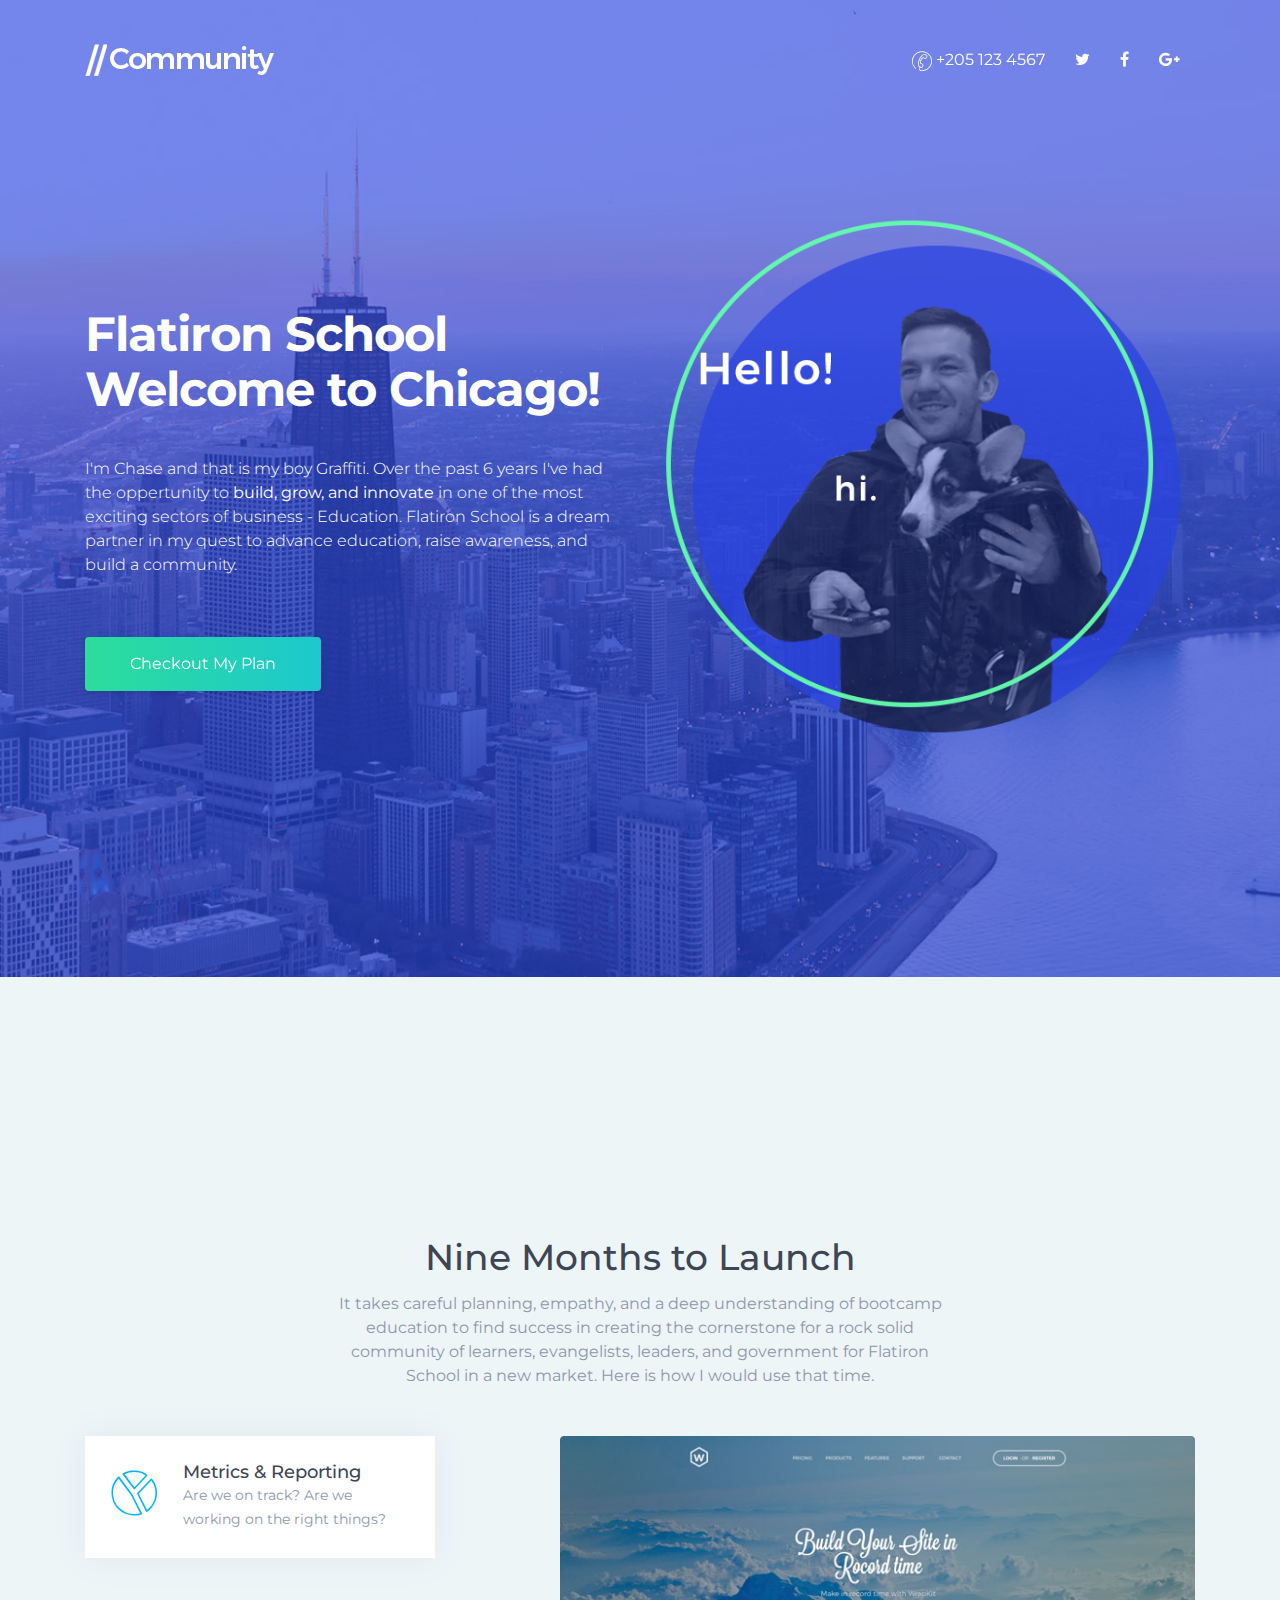
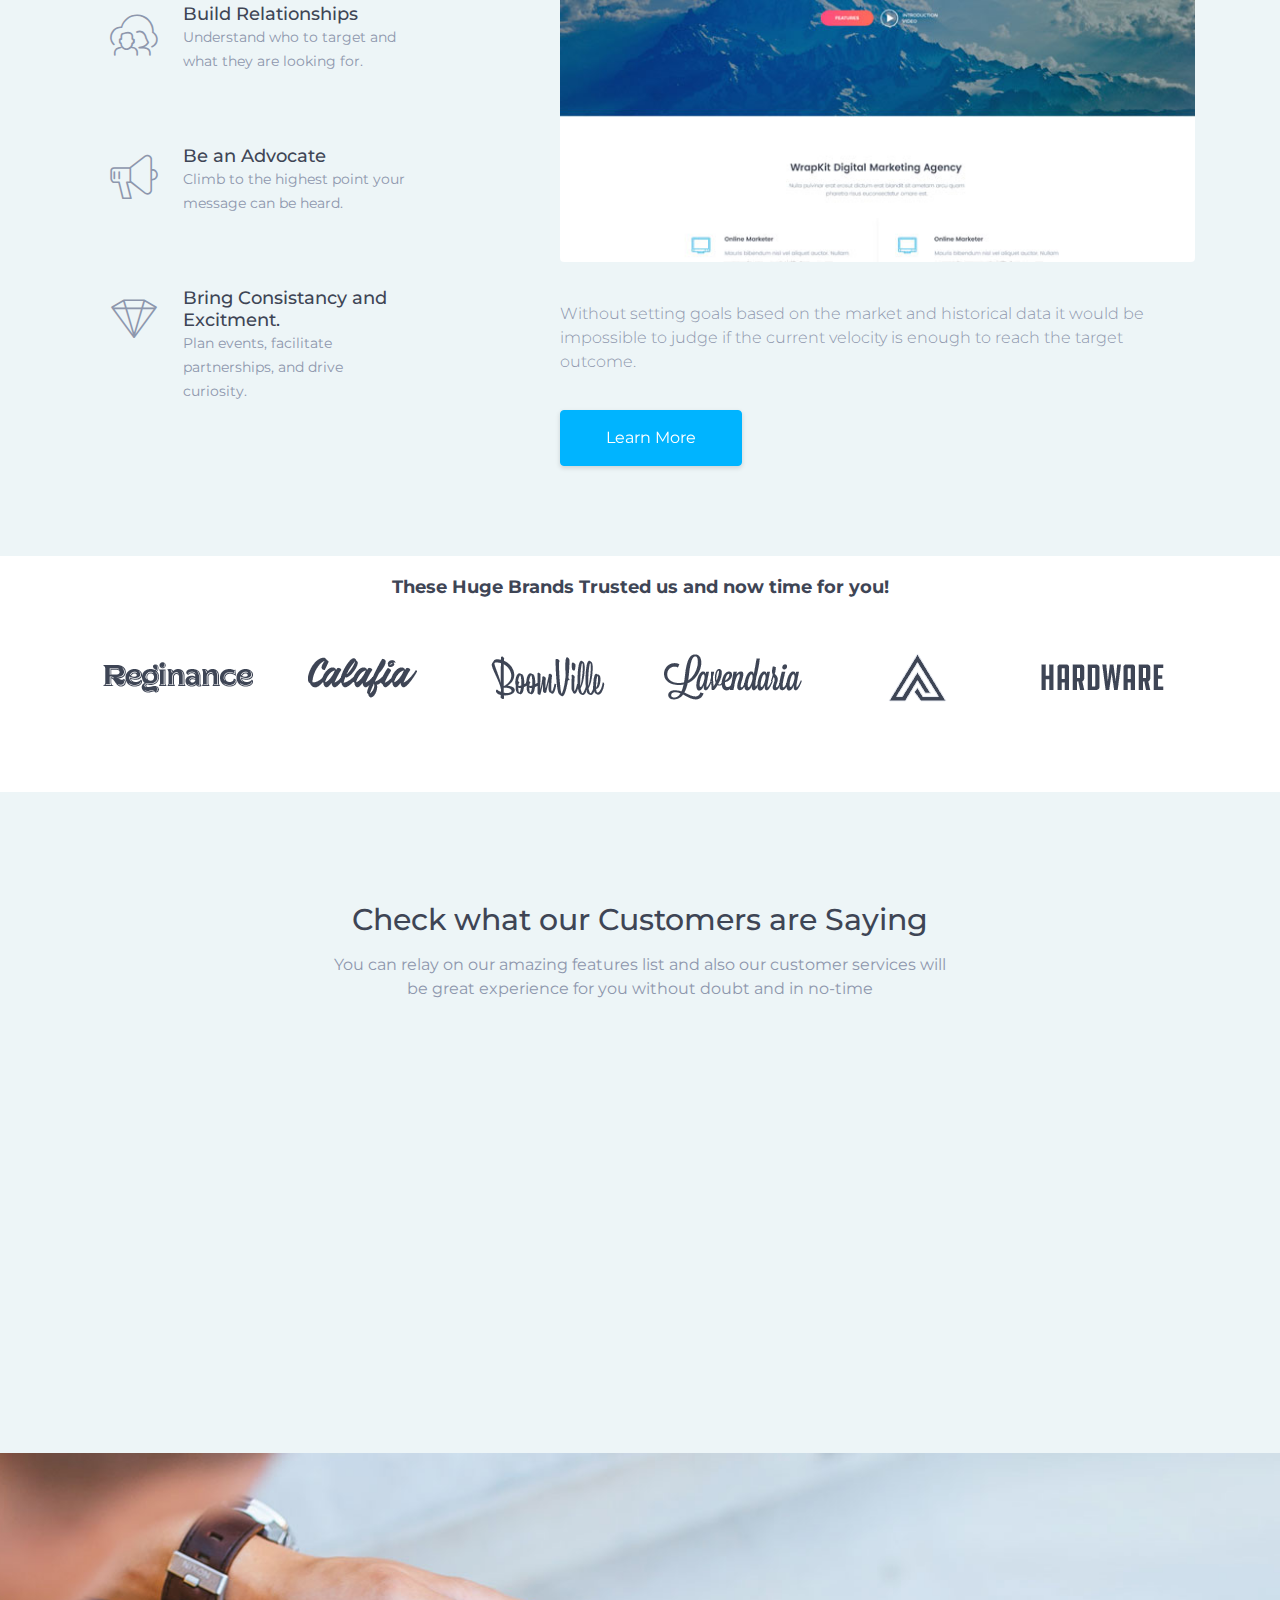
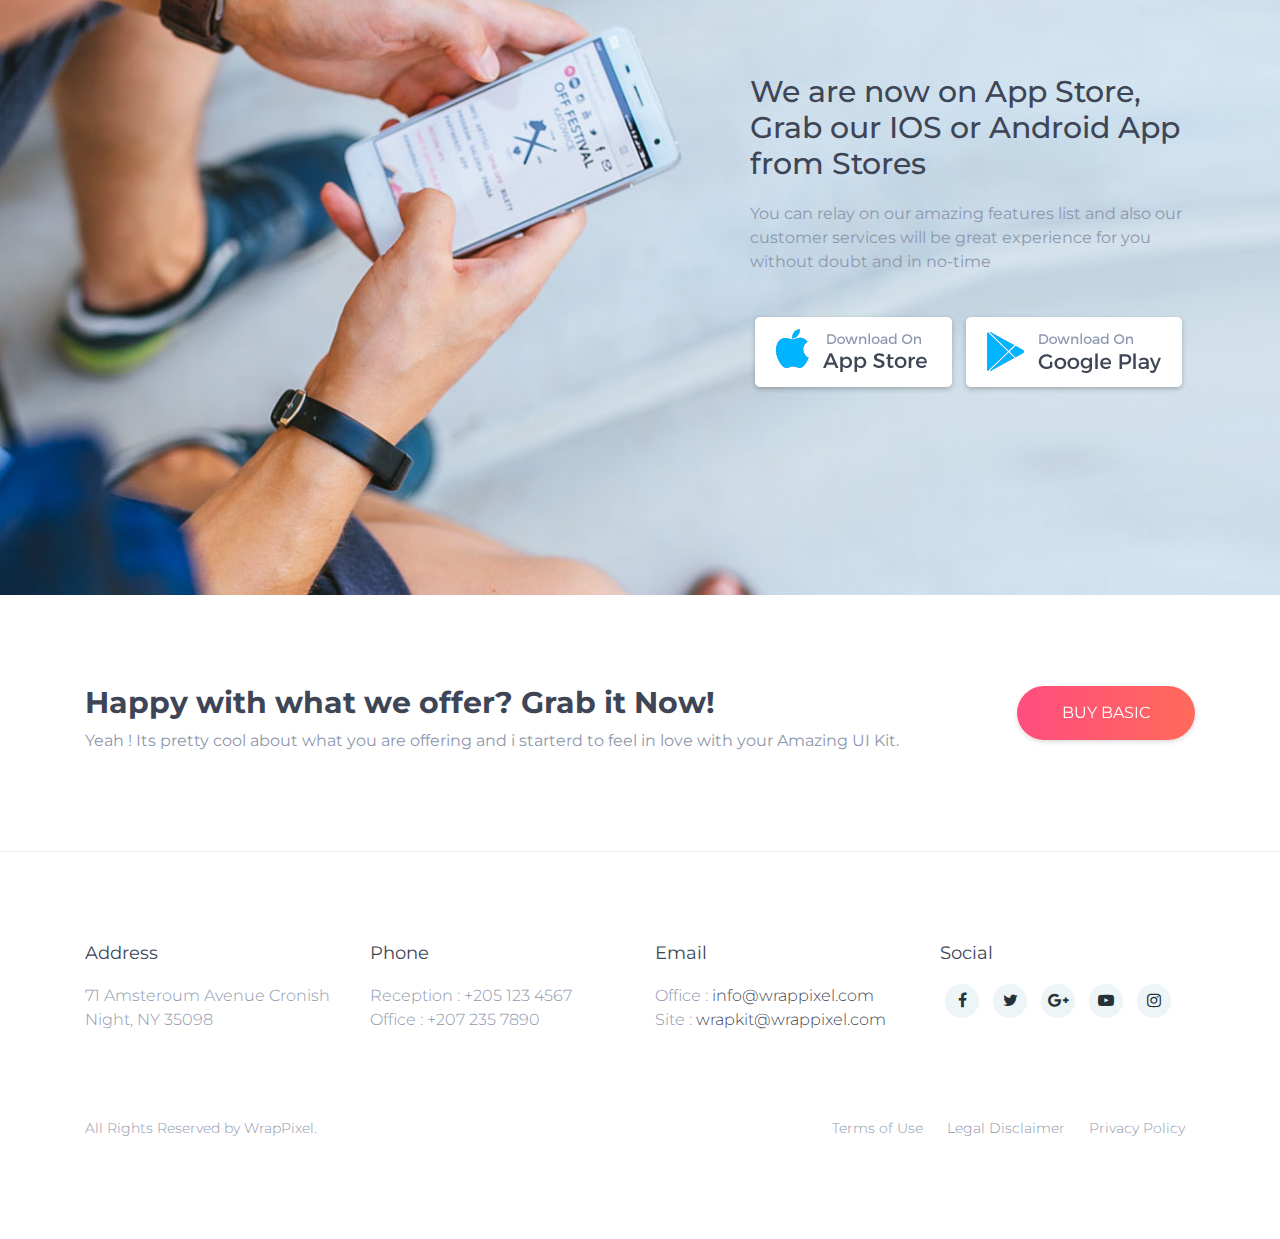
<file: index.html>
<!DOCTYPE html>
<html lang="en">

<head>
    <meta charset="utf-8">
    <meta http-equiv="X-UA-Compatible" content="IE=edge">
    <!-- Tell the browser to be responsive to screen width -->
    <meta name="viewport" content="width=device-width, initial-scale=1">
    <meta name="description" content="">
    <meta name="author" content="">
    <!-- Favicon icon -->
    <link rel="icon" type="image/png" sizes="16x16" href="images/favicon.png">
    <title>Flatiron School - Chicago</title>
    <!-- Bootstrap Core CSS -->
    <link href="assets/node_modules/bootstrap/css/bootstrap.min.css" rel="stylesheet">
    <!-- This is for the animation CSS -->
    <link href="../assets/node_modules/aos/dist/aos.css" rel="stylesheet">
    <link href="../assets/node_modules/owl.carousel/dist/assets/owl.theme.green.css" rel="stylesheet">
    <!-- This css we made it from our predefine componenet 
    we just copy that css and paste here you can also do that -->
    <link href="css/demo.css" rel="stylesheet">
    <!-- Common style CSS -->
    <link href="css/style.css" rel="stylesheet">
    <link href="css/yourstyle.css" rel="stylesheet">
    <!-- HTML5 Shim and Respond.js IE8 support of HTML5 elements and media queries -->
    <!-- WARNING: Respond.js doesn't work if you view the page via file:// -->
    <!--[if lt IE 9]>
    <script src="https://oss.maxcdn.com/libs/html5shiv/3.7.0/html5shiv.js"></script>
    <script src="https://oss.maxcdn.com/libs/respond.js/1.4.2/respond.min.js"></script>
<![endif]-->
</head>

<body class="">
    <!-- ============================================================== -->
    <!-- Preloader - style you can find in spinners.css -->
    <!-- ============================================================== -->
    <div class="preloader">
        <div class="loader">
            <div class="loader__figure"></div>
            <p class="loader__label text-center">Flatiron School <br> Chicago</p>
        </div>
    </div>
    <!-- ============================================================== -->
    <!-- Main wrapper - style you can find in pages.scss -->
    <!-- ============================================================== -->
    <div id="main-wrapper">
        <!-- ============================================================== -->
        <!-- Top header  -->
        <!-- ============================================================== -->
        <div class="topbar">
            <div class="header2">
                <div class="container po-relative">
                    <!-- Header 1 code -->
                    <nav class="navbar navbar-expand-md h2-nav">
                        <a class="navbar-brand" href="#"><img src="images/logo.png" alt="wrapkit" /></a>
                        <button class="navbar-toggler text-white" type="button" data-toggle="collapse" data-target="#header2" aria-controls="header2" aria-expanded="false" aria-label="Toggle navigation">
                            <span class="ti-menu"></span>
                        </button>
                        <div class="collapse navbar-collapse hover-dropdown" id="header2">
                            <ul class="navbar-nav ml-auto">
                                <li class="nav-item"><a class="nav-link" href="#"><i class="icon-Phone-2 vm font-20"></i> +205 123 4567</a></li>
                                <li class="nav-item"><a class="nav-link" href="#"><i class="fa fa-twitter"></i></a></li>
                                <li class="nav-item"><a class="nav-link" href="#"><i class="fa fa-facebook"></i></a></li>
                                <li class="nav-item"><a class="nav-link" href="#"><i class="fa fa-google-plus"></i></a></li>
                            </ul>
                        </div>
                    </nav>
                    <!-- End Header 1 code -->
                </div>
            </div>
        </div>
        <!-- ============================================================== -->
        <!-- Top header  -->
        <!-- ============================================================== -->
        <!-- ============================================================== -->
        <!-- Page wrapper  -->
        <!-- ============================================================== -->
        <div class="page-wrapper">
            <!-- ============================================================== -->
            <!-- Container fluid  -->
            <!-- ============================================================== -->
            <div class="container-fluid">
                <!-- ============================================================== -->
                <!-- Banner -->
                <!-- ============================================================== -->
                <section>
                    <div id="banner1" class="banner spacer bg-info" style="background-image:url(images/bannerbg.jpg)">
                        <div class="container">
                            <div class="row">
                                <div class="col-md-8 col-lg-6 align-self-center" data-aos="fade-right" data-aos-duration="1500">
                                    <h2 class="title font-bold text-white">Flatiron School <br> Welcome to Chicago!</h2>
                                    <p class="m-t-40 m-b-30 text-white op-9">I'm Chase and that is my boy Graffiti. Over the past 6 years I've had the oppertunity to <b>build, grow, and innovate</b> in one of the most exciting sectors of business - Education. Flatiron School is a dream partner in my quest to advance education, raise awareness, and build a community.</p>
                                    <p class="m-t-40 m-b-30 text-white op-9"></p>
                                    <div class="m-t-40">
                                        <a class="btn btn-success-gradiant btn-md btn-arrow m-t-20" data-toggle="collapse" href=""><span>Checkout My Plan <i class="ti-arrow-right"></i></span></a>
                                    </div>
                                </div>
                                <div class="col-md-4 col-lg-6 align-self-center ml-auto" data-aos="fade-left" data-aos-duration="1500">
                                    <img src="images/banner-img.png" alt="Chase and Graffiti" class="img-fluid" />
                                </div>
                            </div>
                        </div>
                    </div>
                </section>
                <!-- ============================================================== -->
                <!-- End Banner -->
                <!-- ============================================================== -->
                <!-- ============================================================== -->
                <!-- Services 1  -->
                <!-- ============================================================== -->
                <div class="bg-light feature11">
                    <div class="container">
                        <!-- Row  -->
                        <div class="row">
                            <!-- Column -->
                            <div class="col-md-4 wrap-feature11-box">
                                <div class="card card-shadow" data-aos="fade-right" data-aos-duration="1200">
                                    <div class="card-body">
                                        <div class="icon-space">
                                            <div class="icon-round  bg-purple"><i class="icon-Handshake"></i></div>
                                        </div>
                                        <h5 class="font-medium">Shake Hands</h5>
                                        <p class="m-t-20">Face time is a crucial component to finding success in new markets. Be seen. Be heard.</p>
                                    </div>
                                </div>
                            </div>
                            <!-- Column -->
                            <div class="col-md-4 wrap-feature11-box">
                                <div class="card card-shadow" data-aos="fade-up" data-aos-duration="1200">
                                    <div class="card-body">
                                        <div class="icon-space">
                                            <div class="icon-round bg-info"><i class="icon-Wave-2"></i></div>
                                        </div>
                                        <h5 class="font-medium">Make Waves</h5>
                                        <p class="m-t-20">Find strategic partners, host events, and create evangelists to maximize impact.</p>
                                    </div>
                                </div>
                            </div>
                            <!-- Column -->
                            <div class="col-md-4 wrap-feature11-box">
                                <div class="card card-shadow" data-aos="fade-left" data-aos-duration="1200">
                                    <div class="card-body">
                                        <div class="icon-space">
                                            <div class="icon-round bg-green"><i class="icon-Earphones"></i></div>
                                        </div>
                                        <h5 class="font-medium">Hear The Music</h5>
                                        <p class="m-t-20">Sit back and listen to what is going on. Tap your foot the beat of what is being played.</p>
                                    </div>
                                </div>
                            </div>
                        </div>
                    </div>
                </div>
                <!-- ============================================================== -->
                <!-- End Services 1  -->
                <!-- ============================================================== -->
                <!-- ============================================================== -->
                <!-- Features  -->
                <!-- ============================================================== -->
                <div class="bg-light spacer feature41">
                    <div class="container">
                        <!-- Row  -->
                        <div class="row justify-content-center">
                            <div class="col-md-7 text-center">
                                <h1 class="title">Nine Months to Launch</h1>
                                <h6 class="subtitle">It takes careful planning, empathy, and a deep understanding of bootcamp education to find success in creating the cornerstone for a rock solid community of learners, evangelists, leaders, and government for Flatiron School in a new market. Here is how I would use that time.</h6>
                            </div>
                        </div>
                        <!-- Row  -->
                        <div class="row m-t-40 wrap-feature41-box">
                            <!-- Column -->
                            <div class="col-lg-4">
                                <ul class="nav vtab f41-tab">
                                    <li class="nav-item">
                                        <a class="nav-link active" id="home-tab" data-toggle="tab" href="#home" aria-controls="home" aria-expanded="true">
                                            <div class="display-5 t-icon"><i class="icon-Pie-Chart3"></i></div>
                                            <div>
                                                <h5 class="m-b-0">Metrics & Reporting</h5>
                                                <h6 class="subtitle">Are we on track? Are we working on the right things?</h6>
                                            </div>
                                        </a>
                                    </li>
                                    <li class="nav-item">
                                        <a class="nav-link" id="profile-tab" data-toggle="tab" href="#profile" aria-controls="profile">
                                            <div class="display-5 t-icon"><i class="icon-People-onCloud"></i></div>
                                            <div>
                                                <h5 class="m-b-0">Build Relationships</h5>
                                                <h6 class="subtitle">Understand who to target and what they are looking for.</h6>
                                            </div>
                                        </a>
                                    </li>
                                    <li class="nav-item">
                                        <a class="nav-link" id="dropdown1-tab" data-toggle="tab" href="#dropdown1" aria-controls="dropdown1">
                                            <div class="display-5 t-icon"><i class="icon-Megaphone"></i></div>
                                            <div>
                                                <h5 class="m-b-0">Be an Advocate </h5>
                                                <h6 class="subtitle">Climb to the highest point your message can be heard.</h6>
                                            </div>
                                        </a>
                                    </li>
                                    <li class="nav-item">
                                        <a class="nav-link" id="ssd-tab" data-toggle="tab" href="#ssd" aria-controls="ssd">
                                            <div class="display-5 t-icon"><i class="icon-Diamond"></i></div>
                                            <div>
                                                <h5 class="m-b-0">Bring Consistancy and Excitment.</h5>
                                                <h6 class="subtitle">Plan events, facilitate partnerships, and drive curiosity.</h6>
                                            </div>
                                        </a>
                                    </li>
                                </ul>
                            </div>
                            <!-- Column -->
                            <!-- Column -->
                            <div class="col-lg-7 ml-auto">
                                <div class="tab-content" id="myTabContent">
                                    <div class="tab-pane fade show active" id="home" role="tabpanel" aria-labelledby="home-tab"> <img src="images/img1.jpg" alt="wrapkit" class="rounded img-fluid" />
                                        <p class="m-t-40">Without setting goals based on the market and historical data it would be impossible to judge if the current velocity is enough to reach the target outcome.</p><a class="btn btn-info btn-md btn-arrow m-t-20" data-toggle="collapse" href="#f41"><span>Learn More<i class="ti-arrow-right"></i></span></a>
                                    </div>
                                    <div class="tab-pane fade" id="profile" role="tabpanel" aria-labelledby="profile-tab"> <img src="images/img2.jpg" alt="wrapkit" class="rounded img-fluid" />
                                        <p class="m-t-40"> A bootcamp program can never work without committing time and energy to initiate and foster strong bonds with the community surrounding it. </p> <a class="btn btn-info btn-md btn-arrow m-t-20" data-toggle="collapse" href="#f41"><span>Learn More <i class="ti-arrow-right"></i></span></a> </div>
                                    <div class="tab-pane fade" id="dropdown1" role="tabpanel" aria-labelledby="dropdown1-tab"> <img src="images/img3.jpg" alt="wrapkit" class="rounded img-fluid" />
                                        <p class="m-t-40">People, communities, companies rally behind those with passion and vision for the future. It's imparative to be seen and an individual and company in that light. </p> <a class="btn btn-info btn-md btn-arrow m-t-20" data-toggle="collapse" href="#f41"><span>Learn More <i class="ti-arrow-right"></i></span></a> </div>
                                    <div class="tab-pane fade" id="ssd" role="tabpanel" aria-labelledby="ssd-tab"> <img src="images/img4.jpg" alt="wrapkit" class="rounded img-fluid" />
                                        <p class="m-t-40">When building and growing a community it's of the utmost importance that there is something to look forward to each and every week. Keeping it moving.</p> <a class="btn btn-info btn-md btn-arrow m-t-20" data-toggle="collapse" href="#f41"><span>Learn More <i class="ti-arrow-right"></i></span></a> </div>
                                </div>
                            </div>
                            <!-- Column -->
                        </div>
                    </div>
                </div>
                <!-- ============================================================== -->
                <!-- End Features  -->
                <!-- ============================================================== -->
                <!-- ============================================================== -->
                <!-- other Features  -->
                <!-- ============================================================== -->
               
                <!-- ============================================================== -->
                <!-- End other Features  -->
                <!-- ============================================================== -->
                <!-- ============================================================== -->
                <!-- call to action  -->
                <!-- ============================================================== -->
               
                <!-- ============================================================== -->
                <!-- End call to action  -->
                <!-- ============================================================== -->
                <!-- ============================================================== -->
                <!-- Pricing 5  -->
                <!-- ============================================================== -->
             
                <!-- ============================================================== -->
                <!-- Pricing 5  -->
                <!-- ============================================================== -->
                <!-- ============================================================== -->
                <!-- Client 5  -->
                <!-- ============================================================== -->
                <div class="client2">
                    <div class="container">
                        <div class="row justify-content-center">
                            <div class="col-md-8 text-center m-b-30">
                                <h5 class="title font-bold">These Huge Brands Trusted us and now time for you!</h5>
                            </div>
                        </div>
                        <div class="row client-box text-center m-t-40">
                            <div class="col-lg-2 col-md-4">
                                <img src="images/client/c1.png" alt="wrapkit">
                            </div>
                            <div class="col-lg-2 col-md-4">
                                <img src="images/client/c2.png" alt="wrapkit">
                            </div>
                            <div class="col-lg-2 col-md-4">
                                <img src="images/client/c3.png" alt="wrapkit">
                            </div>
                            <div class="col-lg-2 col-md-4">
                                <img src="images/client/c4.png" alt="wrapkit">
                            </div>
                            <div class="col-lg-2 col-md-4">
                                <img src="images/client/c5.png" alt="wrapkit">
                            </div>
                            <div class="col-lg-2 col-md-4">
                                <img src="images/client/c6.png" alt="wrapkit">
                            </div>
                        </div>
                    </div>
                </div>
            </div>
            <!-- ============================================================== -->
            <!-- End Client 5  -->
            <!-- ============================================================== -->
            <!-- ============================================================== -->
            <!-- Testimonial 3  -->
            <!-- ============================================================== -->
            <div class="testimonial3 spacer bg-light">
                <div class="container">
                    <div class="row justify-content-center">
                        <div class="col-md-7 text-center">
                            <h2 class="title">Check what our Customers are Saying</h2>
                            <h6 class="subtitle">You can relay on our amazing features list and also our customer services will be great experience for you without doubt and in no-time</h6>
                        </div>
                    </div>
                    <!-- Row  -->
                    <div class="owl-carousel owl-theme testi3 m-t-40">
                        <!-- item -->
                        <div class="item" data-aos="fade-right">
                            <div class="card card-shadow">
                                <div class="card-body">
                                    <h6 class="font-light m-b-30">“Cum sociis natoque penatibus et magnis dis parturient montes, nascetur ridiculus mus. Cras venene veliel vestibulum.”</h6>
                                    <div class="d-flex no-block align-items-center">
                                        <span class="thumb-img"><img src="images/1.jpg" alt="wrapkit" class="circle"/></span>
                                        <div class="m-l-20">
                                            <h6 class="m-b-0 customer">Michelle Anderson</h6>
                                            <div class="font-10">
                                                <a href="" class="text-info"><i class="fa fa-star"></i></a>
                                                <a href="" class="text-info"><i class="fa fa-star"></i></a>
                                                <a href="" class="text-info"><i class="fa fa-star"></i></a>
                                                <a href="" class="text-info"><i class="fa fa-star"></i></a>
                                                <a href="" class="text-muted"><i class="fa fa-star"></i></a>
                                            </div>
                                        </div>
                                    </div>
                                </div>
                            </div>
                        </div>
                        <!-- item -->
                        <!-- item -->
                        <div class="item" data-aos="fade-up">
                            <div class="card card-shadow">
                                <div class="card-body">
                                    <h6 class="font-light m-b-30">“Cum sociis natoque penatibus et magnis dis parturient montes, nascetur ridiculus mus. Cras venene veliel vestibulum.”</h6>
                                    <div class="d-flex no-block align-items-center">
                                        <span class="thumb-img"><img src="images/2.jpg" alt="wrapkit" class="circle"/></span>
                                        <div class="m-l-20">
                                            <h6 class="m-b-0 customer">Mark mesty</h6>
                                            <div class="font-10">
                                                <a href="" class="text-info"><i class="fa fa-star"></i></a>
                                                <a href="" class="text-info"><i class="fa fa-star"></i></a>
                                                <a href="" class="text-info"><i class="fa fa-star"></i></a>
                                                <a href="" class="text-info"><i class="fa fa-star"></i></a>
                                                <a href="" class="text-muted"><i class="fa fa-star"></i></a>
                                            </div>
                                        </div>
                                    </div>
                                </div>
                            </div>
                        </div>
                        <!-- item -->
                        <!-- item -->
                        <div class="item" data-aos="fade-left">
                            <div class="card card-shadow">
                                <div class="card-body">
                                    <h6 class="font-light m-b-30">“Cum sociis natoque penatibus et magnis dis parturient montes, nascetur ridiculus mus. Cras venene veliel vestibulum.”</h6>
                                    <div class="d-flex no-block align-items-center">
                                        <span class="thumb-img"><img src="images/3.jpg" alt="wrapkit" class="circle"/></span>
                                        <div class="m-l-20">
                                            <h6 class="m-b-0 customer">Limpsy adam</h6>
                                            <div class="font-10">
                                                <a href="" class="text-info"><i class="fa fa-star"></i></a>
                                                <a href="" class="text-info"><i class="fa fa-star"></i></a>
                                                <a href="" class="text-info"><i class="fa fa-star"></i></a>
                                                <a href="" class="text-info"><i class="fa fa-star"></i></a>
                                                <a href="" class="text-muted"><i class="fa fa-star"></i></a>
                                            </div>
                                        </div>
                                    </div>
                                </div>
                            </div>
                        </div>
                        <!-- item -->
                        <!-- item -->
                        <div class="item">
                            <div class="card card-shadow">
                                <div class="card-body">
                                    <h6 class="font-light m-b-30">“Cum sociis natoque penatibus et magnis dis parturient montes, nascetur ridiculus mus. Cras venene veliel vestibulum.”</h6>
                                    <div class="d-flex no-block align-items-center">
                                        <span class="thumb-img"><img src="images/1.jpg" alt="wrapkit" class="circle"/></span>
                                        <div class="m-l-20">
                                            <h6 class="m-b-0 customer">Michelle Anderson</h6>
                                            <div class="font-10">
                                                <a href="" class="text-info"><i class="fa fa-star"></i></a>
                                                <a href="" class="text-info"><i class="fa fa-star"></i></a>
                                                <a href="" class="text-info"><i class="fa fa-star"></i></a>
                                                <a href="" class="text-info"><i class="fa fa-star"></i></a>
                                                <a href="" class="text-muted"><i class="fa fa-star"></i></a>
                                            </div>
                                        </div>
                                    </div>
                                </div>
                            </div>
                        </div>
                        <!-- item -->
                    </div>
                </div>
            </div>
            <!-- ============================================================== -->
            <!-- End Testimonial 3  -->
            <!-- ============================================================== -->
            <!-- ============================================================== -->
            <!-- Call to action box  -->
            <!-- ============================================================== -->
            <div class="spacer feature48 bg-light" style="background-image:url(images/call-act-bg.jpg)">
                <div class="container">
                    <div class="row wrap-feature48-box">
                        <div class="col-lg-5 col-md-6 ml-auto">
                            <h2 class="title">We are now on App Store, Grab our IOS or Android App from Stores</h2>
                            <h6 class="subtitle m-b-40 m-t-20">You can relay on our amazing features list and also our customer services will be great experience for you without doubt and in no-time</h6>
                            <a href="javascript:void(0)" class="m-b-20"><img src="images/app-strore.png" alt="wrapkit" /></a>
                            <a href="javascript:void(0)" class="m-b-20"><img src="images/play-store.png" alt="wrapkit"/></a>
                        </div>
                    </div>
                </div>
            </div>
            <!-- ============================================================== -->
            <!-- End Call to action box  -->
            <!-- ============================================================== -->
            <!-- ============================================================== -->
            <!-- Call to action box  -->
            <!-- ============================================================== -->
            <div class="call-to-act1 spacer">
                <div class="container">
                    <div class="row">
                        <div class="col-lg-9 col-md-7">
                            <h2 class="font-bold">Happy with what we offer? Grab it Now!</h2>
                            <h6 class="subtitle">Yeah ! Its pretty cool about what you are offering and i starterd to feel in love with your Amazing UI Kit.</h6>
                        </div>
                        <div class="col-lg-3 col-md-5 align-self-center">
                            <a class="btn btn-danger-gradiant btn-md btn-arrow btn-rounded m-b-20 pull-right" data-toggle="collapse" href="#f1"><span>BUY BASIC <i class="ti-arrow-right"></i></span></a>
                        </div>
                    </div>
                </div>
            </div>
            <!-- ============================================================== -->
            <!-- End Call to action box  -->
            <!-- ============================================================== -->
            <!-- ============================================================== -->
            <!-- End Container fluid  -->
            <!-- ============================================================== -->
            <!-- ============================================================== -->
            <!-- footer 4  -->
            <!-- ============================================================== -->
            <div class="footer4 spacer b-t">
                <div class="container">
                    <div class="row">
                        <div class="col-lg-3 col-md-6 m-b-30">
                            <h5 class="m-b-20">Address</h5>
                            <p>71 Amsteroum Avenue Cronish Night, NY 35098</p>
                        </div>
                        <div class="col-lg-3 col-md-6 m-b-30">
                            <h5 class="m-b-20">Phone</h5>
                            <p>Reception : +205 123 4567
                                <br/>Office : +207 235 7890</p>
                        </div>
                        <div class="col-lg-3 col-md-6 m-b-30">
                            <h5 class="m-b-20">Email</h5>
                            <p>Office : <a href="#" class="link">info@wrappixel.com</a>
                                <br/>Site : <a href="#" class="link">wrapkit@wrappixel.com</a></p>
                        </div>
                        <div class="col-lg-3 col-md-6">
                            <h5 class="m-b-20">Social</h5>
                            <div class="round-social light">
                                <a href="#" class="link"><i class="fa fa-facebook"></i></a>
                                <a href="#" class="link"><i class="fa fa-twitter"></i></a>
                                <a href="#" class="link"><i class="fa fa-google-plus"></i></a>
                                <a href="#" class="link"><i class="fa fa-youtube-play"></i></a>
                                <a href="#" class="link"><i class="fa fa-instagram"></i></a>
                            </div>
                        </div>
                    </div>
                    <div class="f4-bottom-bar">
                        <div class="row">
                            <div class="col-md-12">
                                <div class="d-flex font-14">
                                    <div class="m-t-10 m-b-10 copyright">All Rights Reserved by WrapPixel.</div>
                                    <div class="links ml-auto m-t-10 m-b-10">
                                        <a href="#" class="p-10 p-l-0">Terms of Use</a>
                                        <a href="#" class="p-10">Legal Disclaimer</a>
                                        <a href="#" class="p-10">Privacy Policy</a>
                                    </div>
                                </div>
                            </div>
                        </div>
                    </div>
                </div>
            </div>
            <!-- ============================================================== -->
            <!-- footer 4  -->
            <!-- ============================================================== -->
            <!-- ============================================================== -->
            <!-- Back to top -->
            <!-- ============================================================== -->
            <a class="bt-top btn btn-circle btn-lg btn-info" href="#top"><i class="ti-arrow-up"></i></a>
        </div>
        <!-- ============================================================== -->
        <!-- End Page wrapper  -->
        <!-- ============================================================== -->
    </div>
    <!-- ============================================================== -->
    <!-- End Wrapper -->
    <!-- ============================================================== -->
    <!-- ============================================================== -->
    <!-- All Jquery -->
    <!-- ============================================================== -->
    <script src="../assets/node_modules/jquery/dist/jquery.min.js"></script>
    <!-- Bootstrap popper Core JavaScript -->
    <script src="../assets/node_modules/popper/dist/popper.min.js"></script>
    <script src="../assets/node_modules/bootstrap/js/bootstrap.min.js"></script>
    <!-- This is for the animation -->
    <script src="../assets/node_modules/aos/dist/aos.js"></script>
    <!--Custom JavaScript -->
    <script src="js/custom.min.js"></script>
    <!-- ============================================================== -->
    <!-- This page plugins -->
    <!-- ============================================================== -->
    <script src="../assets/node_modules/owl.carousel/dist/owl.carousel.min.js"></script>
    <script>
    /*******************************/
    // this is for the testimonial 3
    /*******************************/
    $('.testi3').owlCarousel({
        loop: true,
        margin: 30,
        nav: false,
        dots: false,
        autoplay: true,
        responsiveClass: true,
        responsive: {
            0: {
                items: 1,
                nav: false
            },
            1170: {
                items: 3
            }
        }
    })
    </script>
</body>

</html>
</file>
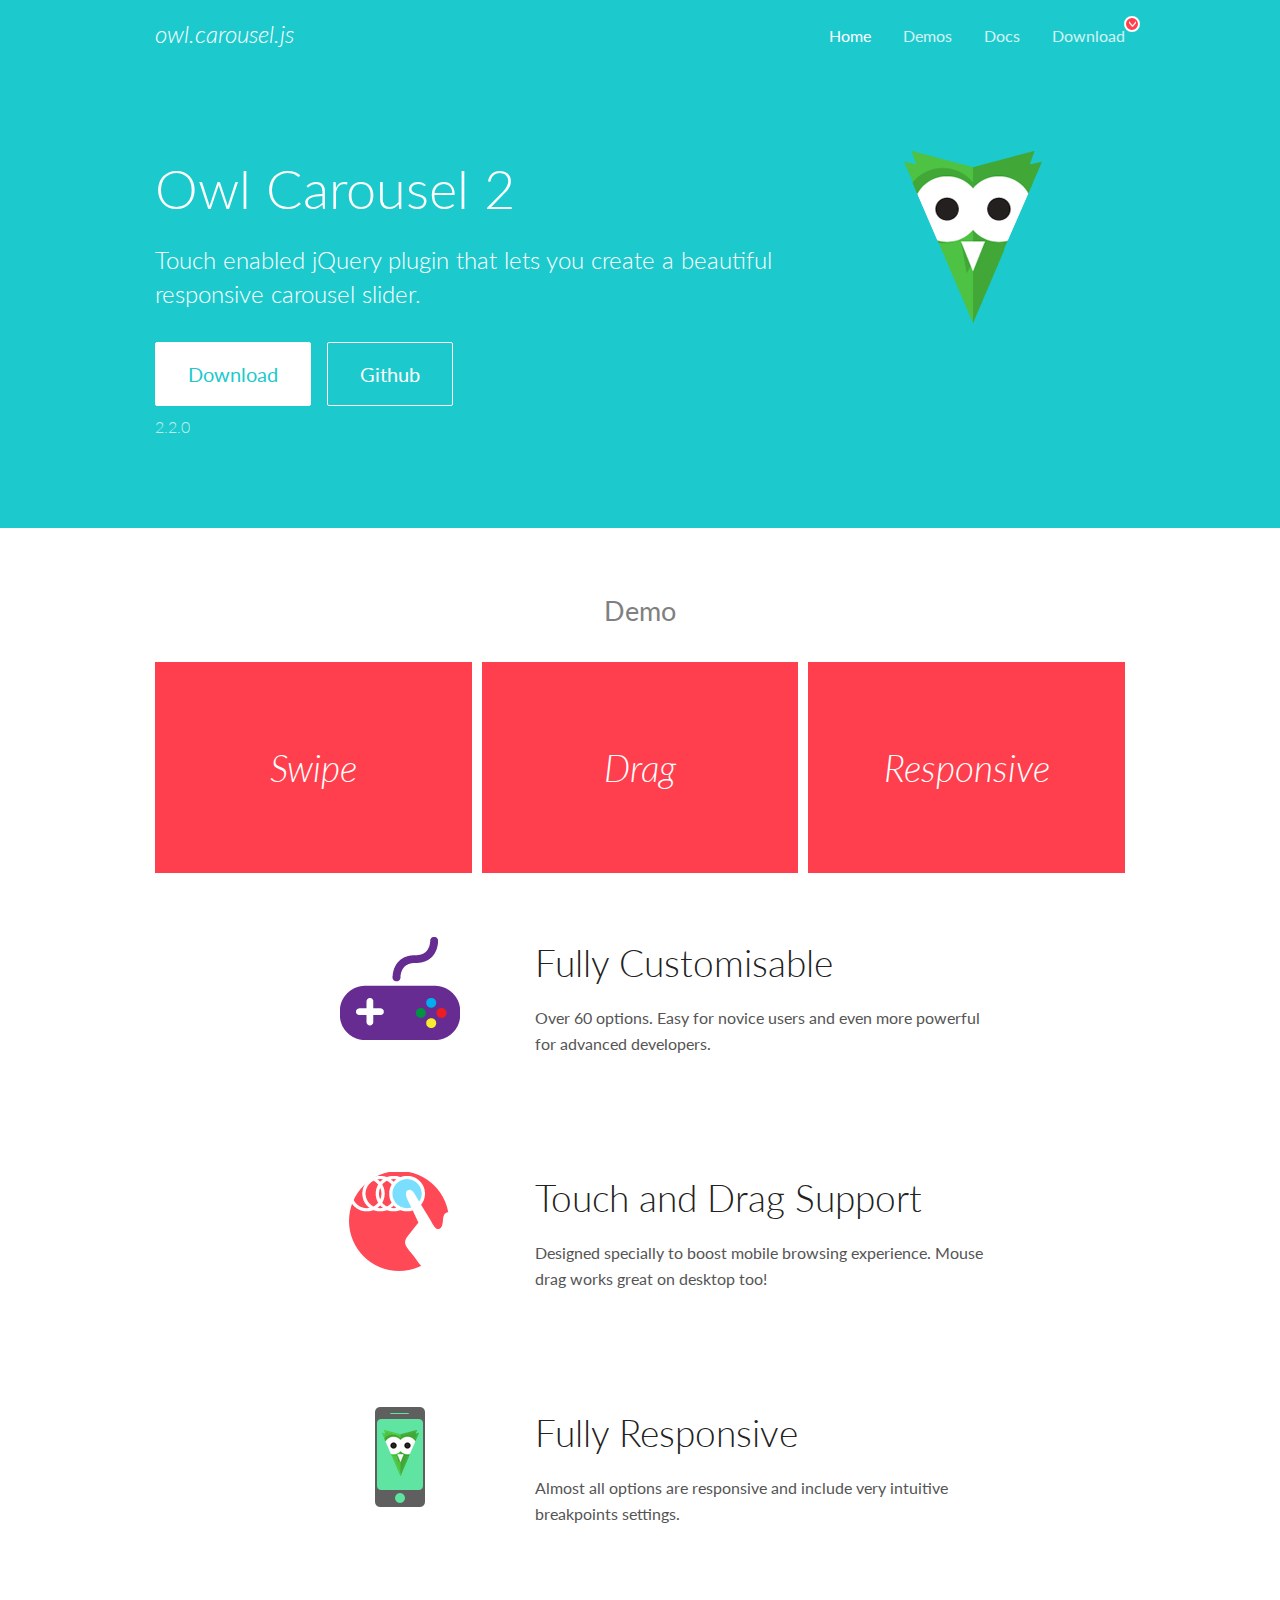
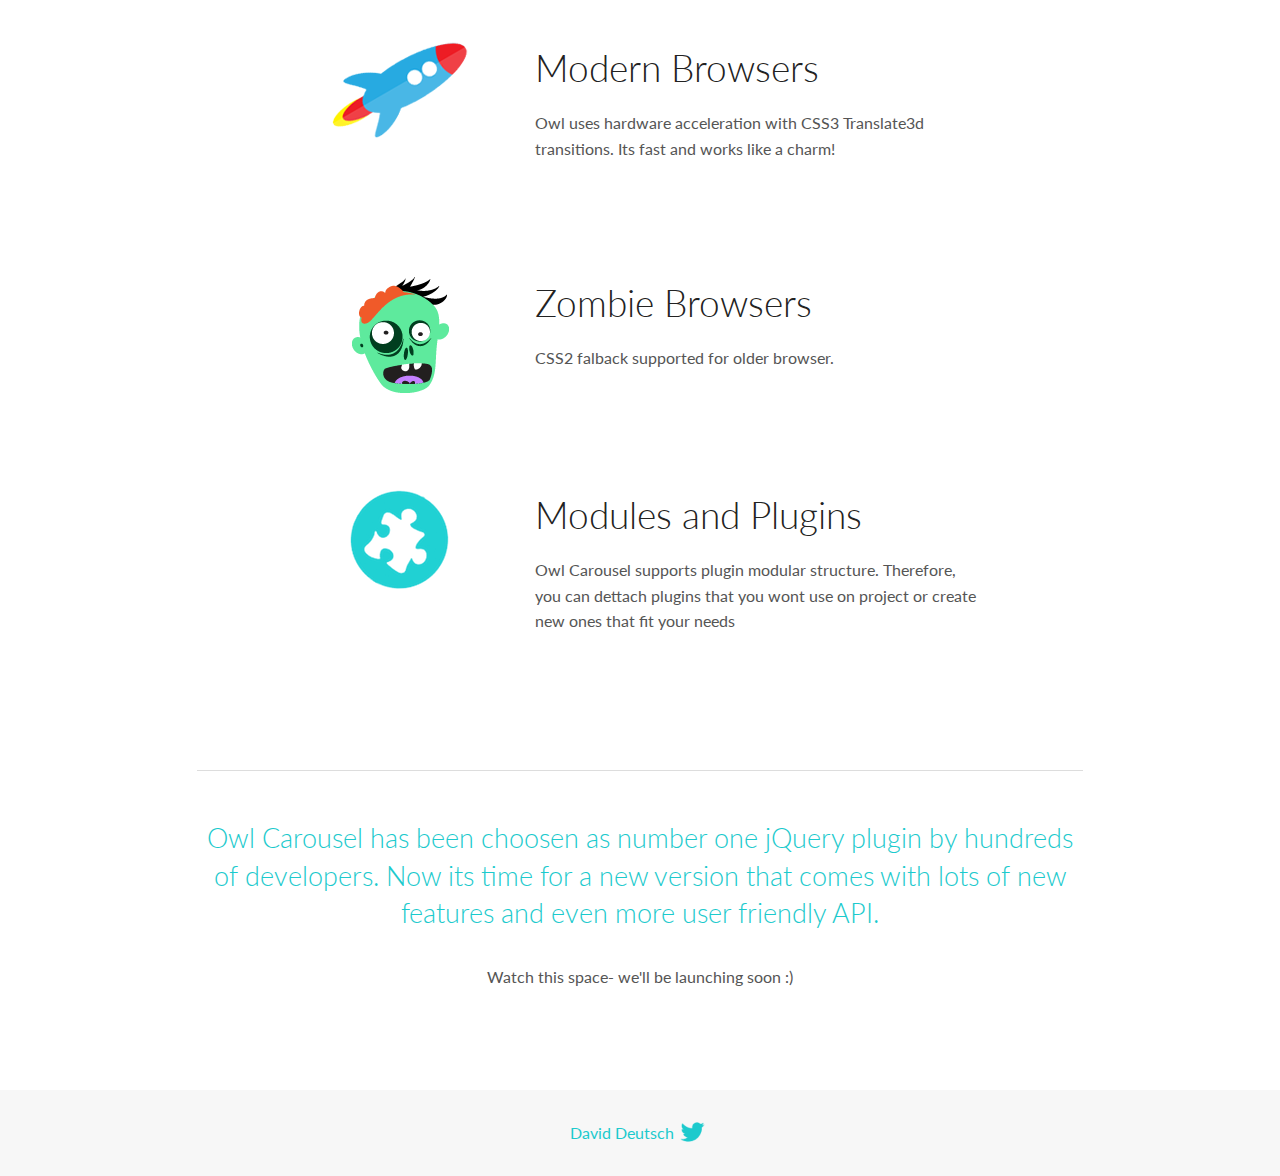
<file: assets/node_modules/owl.carousel/docs/index.html>
<!DOCTYPE html>
<html lang="en">
  <head>

    <!-- head -->
    <meta charset="utf-8">
    <meta name="msapplication-tap-highlight" content="no" />
    <meta name="viewport" content="width=device-width, initial-scale=1.0" />
    <meta name="description" content="Touch enabled jQuery plugin that lets you create beautiful responsive carousel slider.">
    <meta name="author" content="David Deutsch">
    <title>
      Home | Owl Carousel | 2.2.0
    </title>

    <!-- Stylesheets -->
    <link href='https://fonts.googleapis.com/css?family=Lato:300,400,700,400italic,300italic' rel='stylesheet' type='text/css'>
    <link rel="stylesheet" href="assets/css/docs.theme.min.css">

    <!-- Owl Stylesheets -->
    <link rel="stylesheet" href="assets/owlcarousel/assets/owl.carousel.min.css">
    <link rel="stylesheet" href="assets/owlcarousel/assets/owl.theme.default.min.css">

    <!-- HTML5 shim and Respond.js IE8 support of HTML5 elements and media queries -->

    <!--[if lt IE 9]>
      <script src="https://oss.maxcdn.com/libs/html5shiv/3.7.0/html5shiv.js"></script>
      <script src="https://oss.maxcdn.com/libs/respond.js/1.3.0/respond.min.js"></script>
    <![endif]-->

    <!-- Favicons -->
    <link rel="apple-touch-icon-precomposed" sizes="144x144" href="assets/ico/apple-touch-icon-144-precomposed.png">
    <link rel="shortcut icon" href="assets/ico/favicon.png">
    <link rel="shortcut icon" href="favicon.ico">

    <!-- Yeah i know js should not be in header. Its required for demos.-->

    <!-- javascript -->
    <script src="assets/vendors/jquery.min.js"></script>
    <script src="assets/owlcarousel/owl.carousel.js"></script>
  </head>
  <body>

    <!-- header -->
    <header class="header">
      <div class="row">
        <div class="large-12 columns">
          <div class="brand left">
            <h3>
              <a href="/OwlCarousel2/">owl.carousel.js</a> 
            </h3>
          </div>
          <a id="toggle-nav" class="right">
            <span></span> <span></span> <span></span> 
          </a> 
          <div class="nav-bar">
            <ul class="clearfix">
              <li class="active">
                <a href="/OwlCarousel2/index.html">Home</a> 
              </li>
              <li> <a href="/OwlCarousel2/demos/demos.html">Demos</a>  </li>
              <li> <a href="/OwlCarousel2/docs/started-welcome.html">Docs</a>  </li>
              <li>
                <a href="/OwlCarousel2/download/owl.carousel.2.2.0.zip">Download</a> 
                <span class="download"></span> 
              </li>
            </ul>
          </div>
        </div>
      </div>
    </header>

    <!-- home panel -->
    <section id="hero">
      <div class="row">
        <div class="large-8 medium-8 columns">
          <h1>Owl Carousel 2</h1>
          <h4>Touch enabled jQuery plugin that lets you create a beautiful responsive carousel slider.</h4>
          <a href="/OwlCarousel2/download/owl.carousel.2.2.0.zip" class="hero-button">Download</a> 
          <a href="https://github.com/OwlCarousel2/OwlCarousel2" class="hero-button outline">Github</a> 
          <p>2.2.0</p>
        </div>
        <div class="large-4 medium-4 columns">
          <img class="owl-logo" src="assets/img/owl-logo.png" alt="mr. Owl">
        </div>
      </div>
    </section>

    <!-- body -->
    <div class="home-demo">
      <div class="row">
        <div class="large-12 columns">
          <h3>Demo</h3>
          <div class="owl-carousel">
            <div class="item">
              <h2>Swipe</h2>
            </div>
            <div class="item">
              <h2>Drag</h2>
            </div>
            <div class="item">
              <h2>Responsive</h2>
            </div>
            <div class="item">
              <h2>CSS3</h2>
            </div>
            <div class="item">
              <h2>Fast</h2>
            </div>
            <div class="item">
              <h2>Easy</h2>
            </div>
            <div class="item">
              <h2>Free</h2>
            </div>
            <div class="item">
              <h2>Upgradable</h2>
            </div>
            <div class="item">
              <h2>Tons of options</h2>
            </div>
            <div class="item">
              <h2>Infinity</h2>
            </div>
            <div class="item">
              <h2>Auto Width</h2>
            </div>
          </div>
        </div>
      </div>
    </div>
    <script>
      var owl = $('.owl-carousel');
      owl.owlCarousel({
        margin: 10,
        loop: true,
        responsive: {
          0: {
            items: 1
          },
          600: {
            items: 2
          },
          1000: {
            items: 3
          }
        }
      })
    </script>

    <!-- features -->
    <div id="features">
      <div class="row">
        <div class="small-12 medium-9 small-centered columns">
          <section class="row feature">
            <div class="medium-4 small-12 columns">
              <img src="assets/img/feature-options.png" alt="">
            </div>
            <div class="medium-8 small-12 columns">
              <h2>Fully Customisable</h2>
              <p>Over 60 options. Easy for novice users and even more powerful for advanced developers.</p>
            </div>
          </section>
          <section class="row feature">
            <div class="medium-4 small-12 columns">
              <img src="assets/img/feature-drag.png" alt="">
            </div>
            <div class="medium-8 small-12 columns">
              <h2>Touch and Drag Support</h2>
              <p>Designed specially to boost mobile browsing experience. Mouse drag works great on desktop too!</p>
            </div>
          </section>
          <section class="row feature">
            <div class="medium-4 small-12 columns">
              <img src="assets/img/feature-responsive.png" alt="">
            </div>
            <div class="medium-8 small-12 columns">
              <h2>Fully Responsive</h2>
              <p>Almost all options are responsive and include very intuitive breakpoints settings.</p>
            </div>
          </section>
          <section class="row feature">
            <div class="medium-4 small-12 columns">
              <img src="assets/img/feature-modern.png" alt="">
            </div>
            <div class="medium-8 small-12 columns">
              <h2>Modern Browsers</h2>
              <p>Owl uses hardware acceleration with CSS3 Translate3d transitions. Its fast and works like a charm! </p>
            </div>
          </section>
          <section class="row feature">
            <div class="medium-4 small-12 columns">
              <img src="assets/img/feature-zombie.png" alt="">
            </div>
            <div class="medium-8 small-12 columns">
              <h2>Zombie Browsers</h2>
              <p>CSS2 falback supported for older browser.</p>
            </div>
          </section>
          <section class="row feature">
            <div class="medium-4 small-12 columns">
              <img src="assets/img/feature-module.png" alt="">
            </div>
            <div class="medium-8 small-12 columns">
              <h2>Modules and Plugins</h2>
              <p>Owl Carousel supports plugin modular structure. Therefore, you can dettach plugins that you wont use on project or create new ones that fit your needs</p>
            </div>
          </section>
        </div>
      </div>
    </div>

    <!-- footer -->
    <section id="teaser-text">
      <div class="row">
        <div class="small-12 medium-11 small-centered columns">
          <hr>
          <h3 id="owl-carousel-has-been-choosen-as-number-one-jquery-plugin-by-hundreds-of-developers-now-its-time-for-a-new-version-that-comes-with-lots-of-new-features-and-even-more-user-friendly-api-">Owl Carousel has been choosen as number one jQuery plugin by hundreds of developers. Now its time for a new version that comes with lots of new features and even more user friendly API.</h3>
          <p>Watch this space- we&#39;ll be launching soon :)</p>
        </div>
      </div>
    </section>

    <!-- footer -->
    <footer class="footer">
      <div class="row">
        <div class="large-12 columns">
          <h5>
            <a href="/docs/support-contact.html">David Deutsch</a> 
            <a id="custom-tweet-button" href="https://twitter.com/share?url=http://www.owlcarousel.owlgraphic.com&text=Owl Carousel - This is so awesome! " target="_blank"></a> 
          </h5>
        </div>
      </div>
    </footer>

    <!-- vendors -->
    <script src="assets/vendors/highlight.js"></script>
    <script src="assets/js/app.js"></script>
  </body>
</html>
</file>
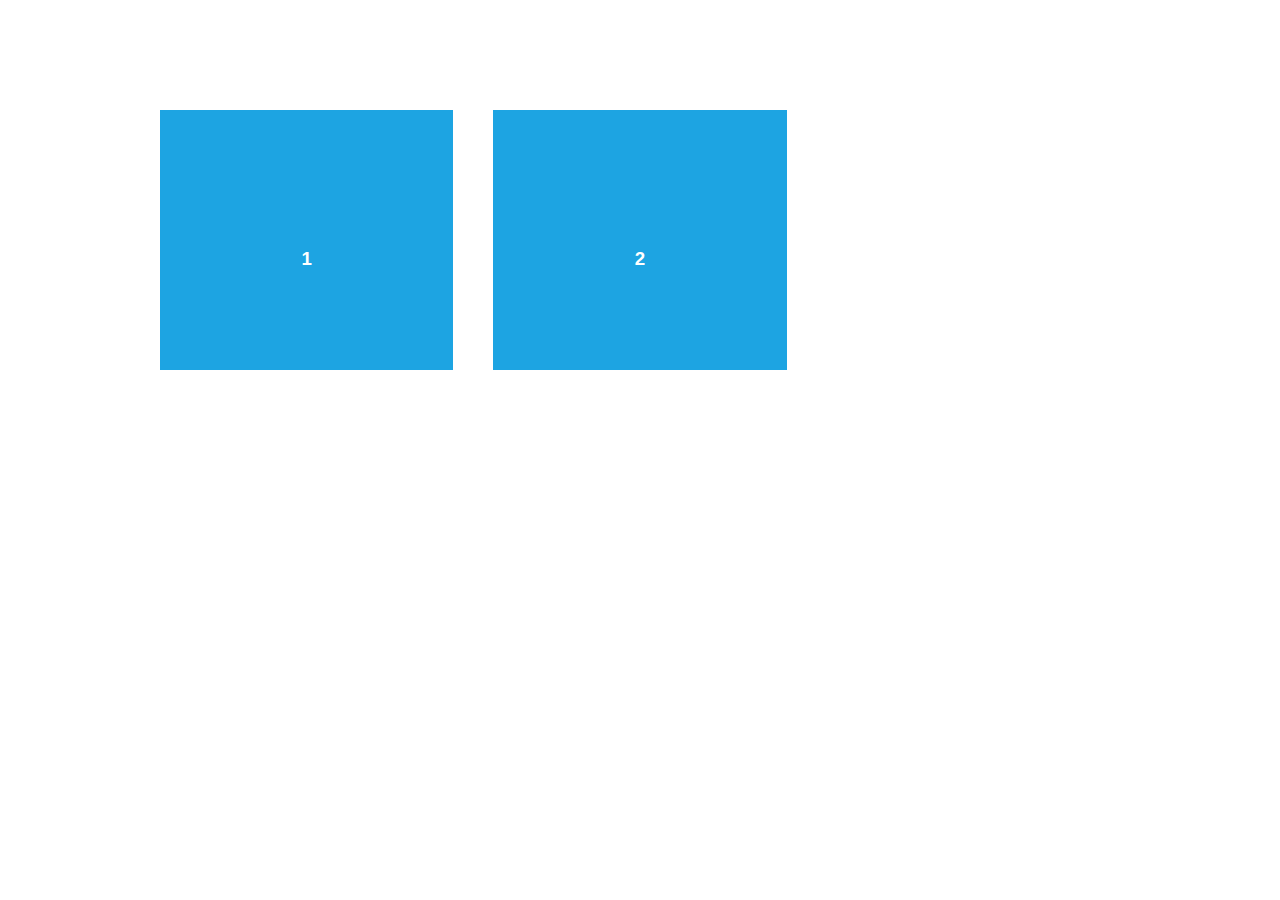
<file: assets/node_modules/aos/demo/async.html>
<!DOCTYPE html>
<html>
  <head>
    <meta charset="utf-8">
    <title>AOS - Animate on scroll library</title>
    <meta name="viewport" content="width=device-width">
    <link rel="stylesheet" href="css/styles.css" />
    <link rel="stylesheet" href="../dist/aos.css" />
  </head>
  <body>
    <div id="aos-demo" class="aos-all"></div>

    <script src="../dist/aos.js"></script>
    <script>
      AOS.init({
        easing: 'ease-in-out-sine'
      });

      setInterval(addItem, 300);

      var itemsCounter = 1;
      var container = document.getElementById('aos-demo');

      function addItem () {
        if (itemsCounter > 42) return;
        var item = document.createElement('div');
        item.classList.add('aos-item');
        item.setAttribute('data-aos', 'fade-up');
        item.innerHTML = '<div class="aos-item__inner"><h3>' + itemsCounter + '</h3></div>';
        container.appendChild(item);
        itemsCounter++;
      }
    </script>
  </body>
</html>
</file>
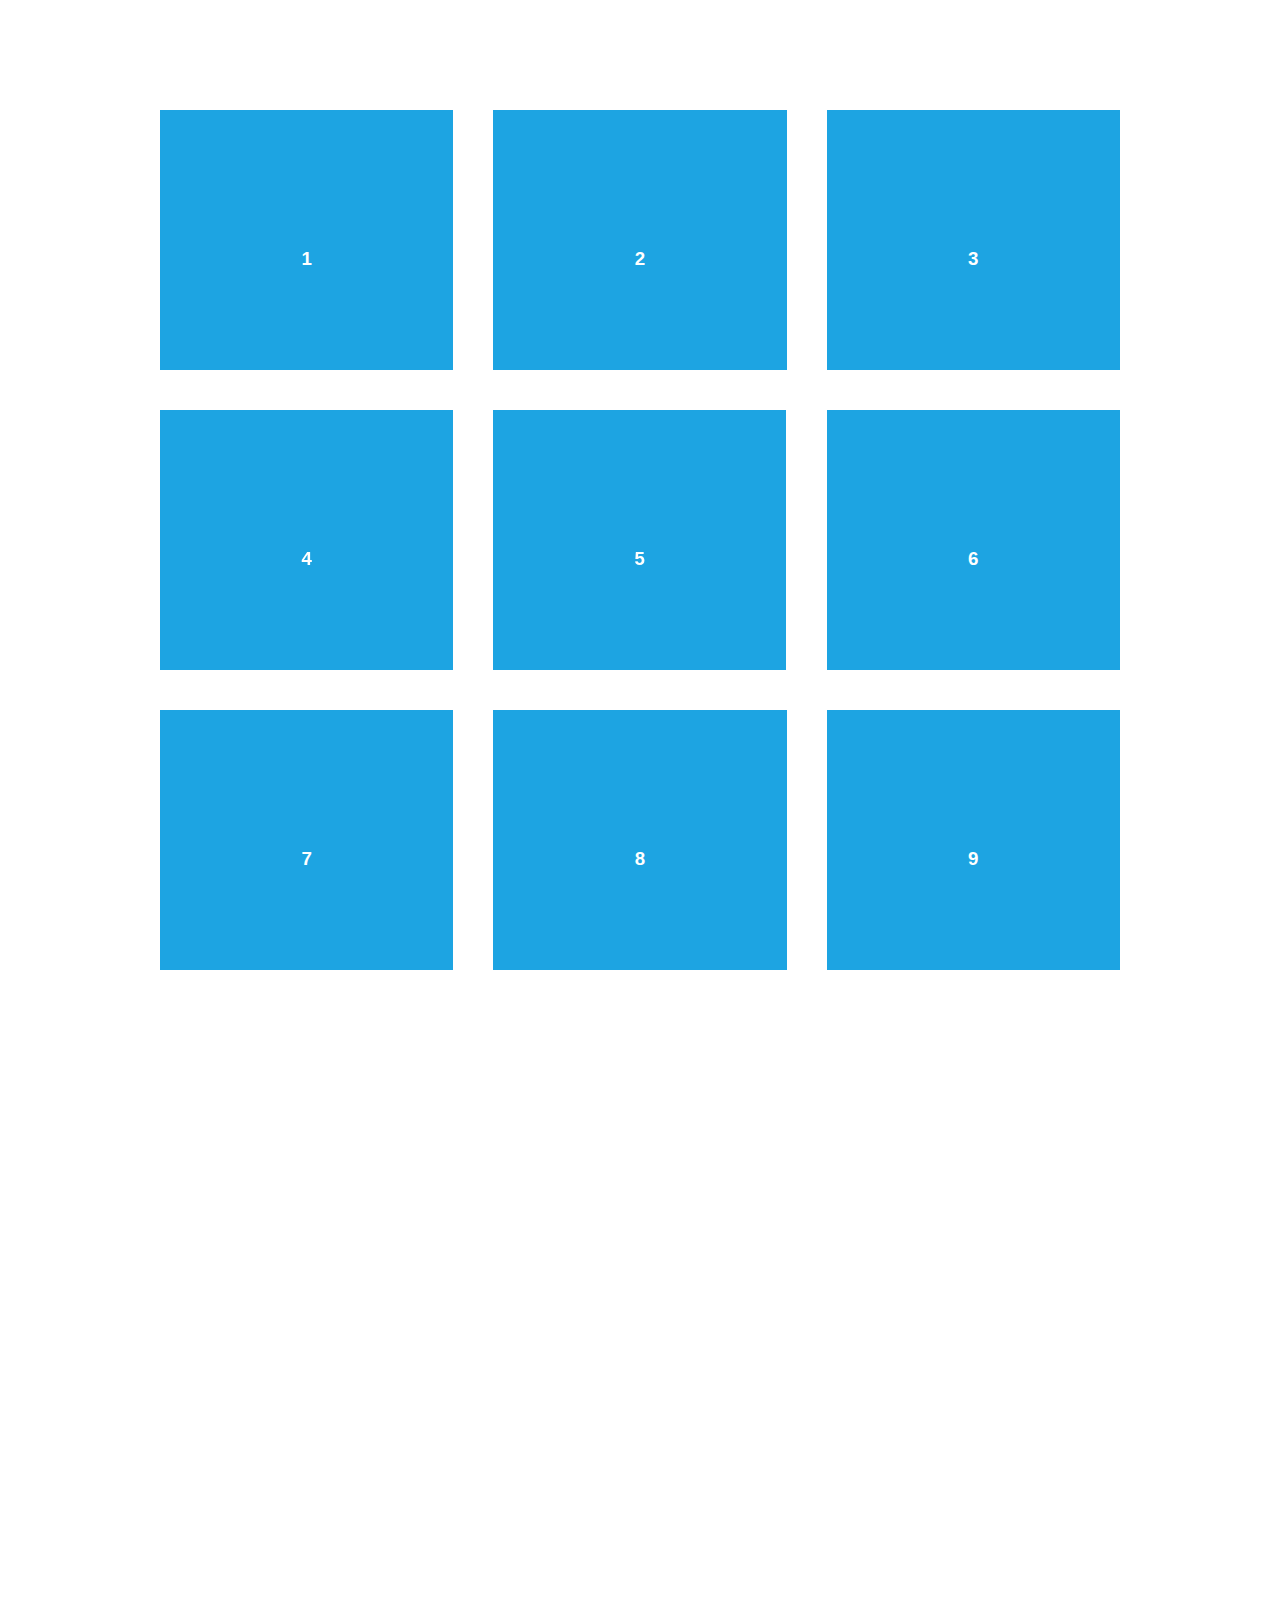
<file: assets/node_modules/aos/demo/simple.html>
<!DOCTYPE html>
<html>
  <head>
    <meta charset="utf-8">
    <title>AOS - Animate on scroll library</title>
    <meta name="viewport" content="width=device-width">
    <link rel="stylesheet" href="css/styles.css" />
    <link rel="stylesheet" href="../dist/aos.css" />
    <!--[if lt IE 9]>
    <script src="//html5shiv.googlecode.com/svn/trunk/html5.js"></script>
    <![endif]-->
  </head>
  <body>
    <div id="transcroller-body" class="aos-all">
      <div class="aos-item" data-aos="fade-up">
        <div class="aos-item__inner"><h3>1</h3></div>
      </div>
      <div class="aos-item" data-aos="fade-down">
        <div class="aos-item__inner"><h3>2</h3></div>
      </div>
      <div class="aos-item" data-aos="zoom-out-down">
        <div class="aos-item__inner"><h3>3</h3></div>
      </div>
      <div class="aos-item" data-aos="flip-down">
        <div class="aos-item__inner"><h3>4</h3></div>
      </div>
      <div class="aos-item" data-aos="flip-up">
        <div class="aos-item__inner"><h3>5</h3></div>
      </div>
      <div class="aos-item" data-aos="fade-down">
        <div class="aos-item__inner"><h3>6</h3></div>
      </div>
      <div class="aos-item" data-aos="fade-in">
        <div class="aos-item__inner"><h3>7</h3></div>
      </div>
      <div class="aos-item" data-aos="fade-down">
        <div class="aos-item__inner"><h3>8</h3></div>
      </div>
      <div class="aos-item" data-aos="fade-in">
        <div class="aos-item__inner"><h3>9</h3></div>
      </div>
      <div class="aos-item" data-aos="fade-down">
        <div class="aos-item__inner"><h3>10</h3></div>
      </div>
      <div class="aos-item" data-aos="fade-up">
        <div class="aos-item__inner"><h3>11</h3></div>
      </div>
      <div class="aos-item" data-aos="fade-down">
        <div class="aos-item__inner"><h3>12</h3></div>
      </div>
      <div class="aos-item" data-aos="fade-in">
        <div class="aos-item__inner"><h3>13</h3></div>
      </div>
      <div class="aos-item" data-aos="fade-up">
        <div class="aos-item__inner"><h3>14</h3></div>
      </div>
      <div class="aos-item" data-aos="fade-in">
        <div class="aos-item__inner"><h3>15</h3></div>
      </div>
      <div class="aos-item" data-aos="fade-up">
        <div class="aos-item__inner"><h3>16</h3></div>
      </div>
      <div class="aos-item" data-aos="fade-down">
        <div class="aos-item__inner"><h3>17</h3></div>
      </div>
      <div class="aos-item" data-aos="fade-up">
        <div class="aos-item__inner"><h3>18</h3></div>
      </div>
      <div class="aos-item" data-aos="zoom-out">
        <div class="aos-item__inner"><h3>19</h3></div>
      </div>
      <div class="aos-item" data-aos="fade-up">
        <div class="aos-item__inner"><h3>20</h3></div>
      </div>
      <div class="aos-item" data-aos="zoom-out">
        <div class="aos-item__inner"><h3>21</h3></div>
      </div>
      <div class="aos-item" data-aos="fade-in">
        <div class="aos-item__inner"><h3>22</h3></div>
      </div>
      <div class="aos-item" data-aos="zoom-out-up">
        <div class="aos-item__inner"><h3>23</h3></div>
      </div>
      <div class="aos-item" data-aos="zoom-out-down">
        <div class="aos-item__inner"><h3>24</h3></div>
      </div>
      <div class="aos-item" data-aos="fade-in">
        <div class="aos-item__inner"><h3>25</h3></div>
      </div>
      <div class="aos-item" data-aos="fade-in">
        <div class="aos-item__inner"><h3>26</h3></div>
      </div>
      <div class="aos-item" data-aos="fade-in">
        <div class="aos-item__inner"><h3>27</h3></div>
      </div>
      <div class="aos-item" data-aos="fade-in">
        <div class="aos-item__inner"><h3>28</h3></div>
      </div>
      <div class="aos-item" data-aos="fade-in">
        <div class="aos-item__inner"><h3>29</h3></div>
      </div>
      <div class="aos-item" data-aos="fade-in">
        <div class="aos-item__inner"><h3>30</h3></div>
      </div>
      <div class="aos-item" data-aos="fade-in">
        <div class="aos-item__inner"><h3>31</h3></div>
      </div>
      <div class="aos-item" data-aos="fade-in">
        <div class="aos-item__inner"><h3>32</h3></div>
      </div>
      <div class="aos-item" data-aos="fade-in">
        <div class="aos-item__inner"><h3>33</h3></div>
      </div>
      <div class="aos-item" data-aos="fade-in">
        <div class="aos-item__inner"><h3>34</h3></div>
      </div>
      <div class="aos-item" data-aos="fade-in">
        <div class="aos-item__inner"><h3>35</h3></div>
      </div>
      <div class="aos-item" data-aos="fade-in">
        <div class="aos-item__inner"><h3>36</h3></div>
      </div>
      <div class="aos-item" data-aos="fade-in">
        <div class="aos-item__inner"><h3>37</h3></div>
      </div>
      <div class="aos-item" data-aos="fade-in">
        <div class="aos-item__inner"><h3>38</h3></div>
      </div>
      <div class="aos-item" data-aos="fade-in">
        <div class="aos-item__inner"><h3>39</h3></div>
      </div>
      <div class="aos-item" data-aos="fade-in">
        <div class="aos-item__inner"><h3>40</h3></div>
      </div>
      <div class="aos-item" data-aos="fade-in">
        <div class="aos-item__inner"><h3>41</h3></div>
      </div>
      <div class="aos-item" data-aos="fade-in">
        <div class="aos-item__inner"><h3>42</h3></div>
      </div>
    </div>

    <script src="../dist/aos.js"></script>
    <script>
      AOS.init({
        easing: 'ease-in-out-sine'
      });
    </script>

    <!-- <script src="//cdnjs.cloudflare.com/ajax/libs/require.js/2.1.11/require.min.js"></script>
    <script>
      requirejs.config({
          baseUrl: '../dist',
      });

      require(['aos'], function(AOS){
          AOS.init({
              easing: 'ease-in-out-sine'
          });
      });
    </script> -->
  </body>
</html>
</file>
<file: assets/node_modules/aos/test/fixtures/aos-offset.fixture.html>
<!DOCTYPE html>
<html>
  <head>
    <title></title>
    <style type="text/css">
      * {box-sizing: border-box;}
      body {
        margin: 0; padding: 0 20px; text-align: center;
      }
      .aos-item {
        width: 100%; height: 130px; margin: 0 0 20px 0; background: #ccc;
      }
    </style>
  </head>
  <body class="body">
    <div class="aos-item aos-item--1" data-aos-offset="50" data-aos="fade"></div>
    <div class="aos-item aos-item--2" data-aos-offset="50" data-aos="fade-up"></div>
    <div class="aos-item aos-item--3" data-aos-offset="50" data-aos="fade-down"></div>
    <div class="aos-item aos-item--4" data-aos-offset="50" data-aos="fade-left"></div>
    <div class="aos-item aos-item--5" data-aos-offset="50" data-aos="fade-right"></div>
    <div class="aos-item aos-item--6" data-aos-offset="50" data-aos="flip-up"></div>
    <div class="aos-item aos-item--7" data-aos-offset="50" data-aos="flip-down"></div>
    <div class="aos-item aos-item--8" data-aos-offset="50" data-aos="flip-left"></div>
    <div class="aos-item aos-item--9" data-aos-offset="50" data-aos="flip-right"></div>
    <div class="aos-item aos-item--10" data-aos-offset="50" data-aos="zoom-in"></div>
    <div class="aos-item aos-item--11" data-aos-offset="50" data-aos="zoom-in-up"></div>
    <div class="aos-item aos-item--12" data-aos-offset="50" data-aos="zoom-in-down"></div>
    <div class="aos-item aos-item--13" data-aos-offset="50" data-aos="zoom-in-left"></div>
    <div class="aos-item aos-item--14" data-aos-offset="50" data-aos="zoom-in-right"></div>
    <div class="aos-item aos-item--15" data-aos-offset="50" data-aos="slide-up"></div>
    <div class="aos-item aos-item--16" data-aos-offset="50" data-aos="slide-down"></div>
    <div class="aos-item aos-item--17" data-aos-offset="50" data-aos="slide-left"></div>
    <div class="aos-item aos-item--18" data-aos-offset="50" data-aos="slide-right"></div>
  </body>
</html>
</file>
<file: assets/node_modules/aos/test/fixtures/aos.fixture.html>
<!DOCTYPE html>
<html>
  <head>
    <title></title>
    <style type="text/css">
      * {box-sizing: border-box;}
      body {
        margin: 0; padding: 0 20px; text-align: center;
      }
      .aos-item {
        width: 100%; height: 130px; margin: 0 0 20px 0; background: #ccc;
      }
    </style>
  </head>
  <body class="body">
    <div class="aos-item aos-item--1" data-aos="fade"></div>
    <div class="aos-item aos-item--2" data-aos="fade-up"></div>
    <div class="aos-item aos-item--3" data-aos="fade-down"></div>
    <div class="aos-item aos-item--4" data-aos="fade-left"></div>
    <div class="aos-item aos-item--5" data-aos="fade-right"></div>
    <div class="aos-item aos-item--6" data-aos="flip-up"></div>
    <div class="aos-item aos-item--7" data-aos="flip-down"></div>
    <div class="aos-item aos-item--8" data-aos="flip-left"></div>
    <div class="aos-item aos-item--9" data-aos="flip-right"></div>
    <div class="aos-item aos-item--10" data-aos="zoom-in"></div>
    <div class="aos-item aos-item--11" data-aos="zoom-in-up"></div>
    <div class="aos-item aos-item--12" data-aos="zoom-in-down"></div>
    <div class="aos-item aos-item--13" data-aos="zoom-in-left"></div>
    <div class="aos-item aos-item--14" data-aos="zoom-in-right"></div>
    <div class="aos-item aos-item--15" data-aos="slide-up"></div>
    <div class="aos-item aos-item--16" data-aos="slide-down"></div>
    <div class="aos-item aos-item--17" data-aos="slide-left"></div>
    <div class="aos-item aos-item--18" data-aos="slide-right"></div>
  </body>
</html>
</file>
<file: css/demo.css>
/*
Template Name: Wrapkit
Author: Wrappixel
Email: niravjoshi87@gmail.com
File: scss
*/
/*
Template Name: Wrapkit
Author: wrappixel
Email: niravjoshi87@gmail.com
File: scss
*/
/*Theme Colors*/
/*bootstrap Color*/
/*Light colors*/
/*Normal Color*/
/*Extra Variable*/
/*Gradiant*/
/*============================================================== 
 This scss/css we made it from our predefine componenet 
 we just copy that css and paste here you can also do that
 ============================================================== */
/*******************
Header 2
*******************/
.h2-nav {
  width: 100%;
  z-index: 1;
  left: 0px;
  padding: 25px 0px; }
  .h2-nav .navbar-nav .nav-item {
    margin: 0 15px; }
    .h2-nav .navbar-nav .nav-item .nav-link {
      padding: 12px 0px;
      color: #ffffff;
      font-weight: 400;
      opacity: 1; }
      .h2-nav .navbar-nav .nav-item .nav-link:hover {
        opacity: 0.5; }
    .h2-nav .navbar-nav .nav-item .btn {
      opacity: 0.5; }
      .h2-nav .navbar-nav .nav-item .btn:hover {
        opacity: 1; }

.fixed-header {
  background: #00b4ff; }
  .fixed-header .h2-nav {
    padding: 15px 0px; }

@media (max-width: 767px) {
  .h2-nav .navbar-collapse {
    background: #263238;
    padding: 15px 15px 20px;
    border-radius: 4px;
    -webkit-box-shadow: 0px 0px 30px rgba(115, 128, 157, 0.1);
    box-shadow: 0px 0px 30px rgba(115, 128, 157, 0.1); } }

/*-------------------*/
/*Banner1 Style Start*/
/*-------------------*/
#banner1 {
  padding-top: 200px;
  padding-bottom: 200px;
  background-size: cover; }
  #banner1 h2 {
    font-size: 48px;
    line-height: 55px;
    letter-spacing: -1px; }
  #banner1 input {
    line-height: 62px;
    padding: 0;
    margin: 0;
    border: none;
    display: inline-block;
    vertical-align: top; }
  #banner1 input[type="text"] {
    color: #8d97ad;
    border-radius: 36px 0 0 36px;
    text-indent: 35px;
    padding-right: 15px;
    width: 61%;
    font-weight: 300;
    -webkit-box-shadow: -5px 0 30px 0 rgba(0, 0, 0, 0.05);
    box-shadow: -5px 0 30px 0 rgba(0, 0, 0, 0.05);
    -o-text-overflow: ellipsis;
    text-overflow: ellipsis; }
  #banner1 input[type="submit"] {
    border-radius: 0 36px 36px 0;
    width: auto;
    padding: 0 30px;
    cursor: pointer;
    margin-left: -4px;
    -webkit-box-shadow: 5px 0 30px 0 rgba(0, 0, 0, 0.05);
    box-shadow: 5px 0 30px 0 rgba(0, 0, 0, 0.05);
    -webkit-transition: all 0.5s ease-in-out;
    -o-transition: all 0.5s ease-in-out;
    transition: all 0.5s ease-in-out; }
    #banner1 input[type="submit"]:hover {
      opacity: 0.7; }

@media (max-width: 1100px) {
  #banner1 h2 {
    font-size: 40px;
    line-height: 55px; }
  #banner1 input[type="text"] {
    width: 59%; }
  #banner1 input[type="submit"] {
    padding: 0 20px; } }

@media (max-width: 992px) {
  .banner {
    height: auto !important;
    padding: 130px 0; }
  #banner1 {
    background-position: right -6em center;
    background-size: cover;
    padding: 130px 0 200px 0; }
    #banner1 h2 {
      font-size: 30px;
      line-height: 35px; } }

@media (max-width: 767px) {
  .banner {
    padding: 30px 0; }
  #banner1 {
    background-size: cover;
    background-position: right center;
    padding: 120px 0 60px; }
    #banner1 input[type="submit"] {
      padding: 0 30px; }
    #banner1 img {
      margin-top: 25px; } }

@media (max-width: 428px) {
  #banner1 input {
    font-size: 14px;
    line-height: 50px; }
  #banner1 input[type="text"] {
    border-radius: 25px 0 0 25px;
    text-indent: 20px; }
  #banner1 input[type="submit"] {
    border-radius: 0 25px 25px 0;
    padding: 0 15px; } }

@media (max-width: 320px) {
  #banner1 input[type="submit"] {
    padding: 0 10px; } }

/*******************
Feature 11
*******************/
.wrap-feature11-box {
  margin-top: -110px; }
  .wrap-feature11-box .card-body {
    padding: 40px; }
  .wrap-feature11-box .icon-space {
    margin: -80px 0 20px; }
    .wrap-feature11-box .icon-space .icon-round {
      font-size: 45px;
      color: #ffffff; }

/*******************
Feature 41
*******************/
.wrap-feature41-box .f41-tab {
  display: block; }
  .wrap-feature41-box .f41-tab li a {
    display: -webkit-box;
    display: -webkit-flex;
    display: -ms-flexbox;
    display: flex;
    margin-bottom: 20px;
    padding: 25px; }
    .wrap-feature41-box .f41-tab li a .t-icon {
      margin-right: 25px;
      color: #8d97ad; }
    .wrap-feature41-box .f41-tab li a h5 {
      font-weight: 500; }
    .wrap-feature41-box .f41-tab li a h6 {
      font-size: 14px;
      margin-bottom: 0px; }
    .wrap-feature41-box .f41-tab li a.active, .wrap-feature41-box .f41-tab li a:hover {
      background: #ffffff;
      -webkit-box-shadow: 0px 0px 30px rgba(115, 128, 157, 0.1);
      box-shadow: 0px 0px 30px rgba(115, 128, 157, 0.1); }
      .wrap-feature41-box .f41-tab li a.active .t-icon, .wrap-feature41-box .f41-tab li a:hover .t-icon {
        background: #00b4ff;
        background: -webkit-linear-gradient(legacy-direction(to right), #00b4ff 0%, #00b4ff 100%);
        background: -webkit-gradient(linear, left top, right top, from(#00b4ff), to(#00b4ff));
        background: -webkit-linear-gradient(left, #00b4ff 0%, #00b4ff 100%);
        background: -o-linear-gradient(left, #00b4ff 0%, #00b4ff 100%);
        background: linear-gradient(to right, #00b4ff 0%, #00b4ff 100%);
        -webkit-background-clip: text;
        background-clip: text;
        -webkit-text-fill-color: transparent;
        text-fill-color: transparent; }

/*******************
Feature 8
*******************/
.feature8 .list-block li {
  font-weight: 400;
  color: #263238; }

/*******************
Pricing 5
*******************/
.pricing5 .general-listing {
  margin: 90px 0 60px 0; }
  .pricing5 .general-listing.only-li li {
    padding: 20px 0;
    display: block; }

.pricing5 .card {
  background-size: 100% !important; }

.pricing5 .yearly {
  display: none; }

.pricing5 .pricing-box {
  margin-top: 120px; }
  .pricing5 .pricing-box .middle-box {
    margin-top: -75px; }
    .pricing5 .pricing-box .middle-box .general-listing {
      margin-top: 60px; }

@media (max-width: 767px) {
  .pricing5 .pricing-box {
    margin-top: 40px; }
    .pricing5 .pricing-box .middle-box {
      margin-top: 0px; } }

.client2 {
  padding: 0px 0 80px; }
  .client2 .client-box {
    margin: 0px; }
    .client2 .client-box [class*="col-"] {
      padding-top: 10px;
      padding-bottom: 10px;
      display: -webkit-box;
      display: -webkit-flex;
      display: -ms-flexbox;
      display: flex;
      -webkit-box-align: center;
      -webkit-align-items: center;
      -ms-flex-align: center;
      align-items: center;
      -webkit-box-pack: center;
      -webkit-justify-content: center;
      -ms-flex-pack: center;
      justify-content: center; }

/*******************
Testimonial 3
*******************/
.testimonial3 .testi3 .card-body {
  padding: 40px; }

.testimonial3 .testi3 h6 {
  line-height: 26px; }

.testimonial3 .testi3 .thumb-img img {
  width: 60px; }

.testimonial3 .testi3 .customer {
  text-transform: uppercase;
  font-size: 14px;
  font-weight: 500; }

/*******************
Call to action
*******************/
.feature48 {
  background-repeat: no-repeat;
  background-position: top center;
  background-size: cover; }

.feature48 .wrap-feature48-box {
  padding: 10% 0; }
</file>
<file: css/style.css>
/*
Template Name: Wrakit UI Kit
Author: wrappixel
Email: niravjoshi87@gmail.com
File: scss
*/
/**
 * Table Of Content
 *
 * 	1. Globals
 *	2. Headers
 *	3. Navigations
 *	4. Banners
 *	5. Footers
 *	6. app
 *	7. Widgets 
 *	8. Custom Templates
 */
/*
Template Name: Wrapkit
Author: wrappixel
Email: niravjoshi87@gmail.com
File: scss
*/
/*Theme Colors*/
/*bootstrap Color*/
/*Light colors*/
/*Normal Color*/
/*Extra Variable*/
/*Gradiant*/
@import url(../css/animate.css);
@import url(../../assets/icons/font-awesome/css/font-awesome.min.css);
@import url(../../assets/icons/iconmind/iconmind.css);
@import url(../../assets/icons/themify-icons/themify-icons.css);
@import url(../../assets/icons/simple-line-icons/css/simple-line-icons.css);
/*
Template Name: Wrakit UI Kit
Author: wrappixel
Email: niravjoshi87@gmail.com
File: scss
*/
/*******************
Preloader
********************/
@import url("https://fonts.googleapis.com/css?family=Montserrat:300,400,500,600,700,800");
.preloader {
  width: 100%;
  height: 100%;
  top: 0px;
  position: fixed;
  z-index: 99999;
  background: #fff; }
  .preloader .cssload-speeding-wheel {
    position: absolute;
    top: calc(50% - 3.5px);
    left: calc(50% - 3.5px); }

.loader,
.loader__figure {
  position: absolute;
  top: 50%;
  left: 50%;
  -webkit-transform: translate(-50%, -50%);
  -moz-transform: translate(-50%, -50%);
  -ms-transform: translate(-50%, -50%);
  -o-transform: translate(-50%, -50%);
  transform: translate(-50%, -50%); }

.loader {
  overflow: visible;
  padding-top: 2em;
  height: 0;
  width: 2em; }

.loader__figure {
  height: 0;
  width: 0;
  -webkit-box-sizing: border-box;
  box-sizing: border-box;
  border: 0 solid #1976d2;
  border-radius: 50%;
  -webkit-animation: loader-figure 1.15s infinite cubic-bezier(0.215, 0.61, 0.355, 1);
  -moz-animation: loader-figure 1.15s infinite cubic-bezier(0.215, 0.61, 0.355, 1);
  animation: loader-figure 1.15s infinite cubic-bezier(0.215, 0.61, 0.355, 1); }

.loader__label {
  float: left;
  margin-left: 50%;
  -webkit-transform: translateX(-50%);
  -moz-transform: translateX(-50%);
  -ms-transform: translateX(-50%);
  -o-transform: translateX(-50%);
  transform: translateX(-50%);
  margin: 0.5em 0 0 50%;
  font-size: 0.875em;
  letter-spacing: 0.1em;
  line-height: 1.5em;
  color: #1976d2;
  white-space: nowrap;
  -webkit-animation: loader-label 1.15s infinite cubic-bezier(0.215, 0.61, 0.355, 1);
  -moz-animation: loader-label 1.15s infinite cubic-bezier(0.215, 0.61, 0.355, 1);
  animation: loader-label 1.15s infinite cubic-bezier(0.215, 0.61, 0.355, 1); }

@-webkit-keyframes loader-figure {
  0% {
    height: 0;
    width: 0;
    background-color: #1976d2; }
  29% {
    background-color: #1976d2; }
  30% {
    height: 2em;
    width: 2em;
    background-color: transparent;
    border-width: 1em;
    opacity: 1; }
  100% {
    height: 2em;
    width: 2em;
    border-width: 0;
    opacity: 0;
    background-color: transparent; } }

@-moz-keyframes loader-figure {
  0% {
    height: 0;
    width: 0;
    background-color: #1976d2; }
  29% {
    background-color: #1976d2; }
  30% {
    height: 2em;
    width: 2em;
    background-color: transparent;
    border-width: 1em;
    opacity: 1; }
  100% {
    height: 2em;
    width: 2em;
    border-width: 0;
    opacity: 0;
    background-color: transparent; } }

@keyframes loader-figure {
  0% {
    height: 0;
    width: 0;
    background-color: #1976d2; }
  29% {
    background-color: #1976d2; }
  30% {
    height: 2em;
    width: 2em;
    background-color: transparent;
    border-width: 1em;
    opacity: 1; }
  100% {
    height: 2em;
    width: 2em;
    border-width: 0;
    opacity: 0;
    background-color: transparent; } }

@-webkit-keyframes loader-label {
  0% {
    opacity: 0.25; }
  30% {
    opacity: 1; }
  100% {
    opacity: 0.25; } }

@-moz-keyframes loader-label {
  0% {
    opacity: 0.25; }
  30% {
    opacity: 1; }
  100% {
    opacity: 0.25; } }

@keyframes loader-label {
  0% {
    opacity: 0.25; }
  30% {
    opacity: 1; }
  100% {
    opacity: 0.25; } }

/*
Template Name: Wrakit UI Kit
Author: wrappixel
Email: niravjoshi87@gmail.com
File: scss
*/
/*
Template Name: Wrapkit
Author: wrappixel
Email: niravjoshi87@gmail.com
File: scss
*/
/*Theme Colors*/
/*bootstrap Color*/
/*Light colors*/
/*Normal Color*/
/*Extra Variable*/
/*Gradiant*/
/******************* 
This is the font import from the google api 
*******************/
/******************* 
Global Styles 
*******************/
* {
  outline: none; }

body {
  background: #ffffff;
  font-family: "Montserrat", sans-serif;
  margin: 0;
  overflow-x: hidden;
  color: #8d97ad;
  font-weight: 300; }

html {
  position: relative;
  min-height: 100%;
  background: #ffffff; }

a:hover,
a:focus {
  text-decoration: none; }

a.link {
  color: #3e4555; }
  a.link:hover, a.link:focus {
    color: #00b4ff; }

a.white-link {
  color: #ffffff; }
  a.white-link:hover, a.white-link:focus {
    color: #263238; }

.img-responsive {
  width: 100%;
  height: auto;
  display: inline-block; }

.img-rounded {
  border-radius: 4px; }

html body .mdi:before,
html body .mdi-set {
  line-height: initial; }

/*******************
Headings
*******************/
h1,
h2,
h3,
h4,
h5,
h6 {
  color: #3e4555;
  font-family: "Montserrat", sans-serif; }

h1 {
  line-height: 40px;
  font-size: 36px; }

h2 {
  line-height: 36px;
  font-size: 30px; }

h3 {
  line-height: 30px;
  font-size: 24px; }

h4 {
  line-height: 26px;
  font-size: 21px; }

h5 {
  line-height: 22px;
  font-size: 18px;
  font-weight: 400; }

h6 {
  line-height: 20px;
  font-size: 16px;
  font-weight: 400; }

.display-5 {
  font-size: 3rem; }

.display-6 {
  font-size: 36px; }

.display-7 {
  font-size: 26px; }

.box {
  border-radius: 4px;
  padding: 10px; }

html body .dl {
  display: inline-block; }

html body .db {
  display: block; }

.no-wrap td,
.no-wrap th {
  white-space: nowrap; }

.circle {
  border-radius: 100%; }

/*******************
Blockquote
*******************/
html body blockquote {
  border-left: 5px solid #00b4ff;
  border: 1px solid rgba(120, 130, 140, 0.13);
  padding: 15px; }

.clear {
  clear: both; }

ol li {
  margin: 5px 0; }

/*******************
Paddings
*******************/
html body .p-0 {
  padding: 0px; }

html body .p-10 {
  padding: 10px; }

html body .p-15 {
  padding: 15px; }

html body .p-20 {
  padding: 20px; }

html body .p-30 {
  padding: 30px; }

html body .p-40 {
  padding: 40px; }

html body .p-l-0 {
  padding-left: 0px; }

html body .p-l-10 {
  padding-left: 10px; }

html body .p-l-20 {
  padding-left: 20px; }

html body .p-r-0 {
  padding-right: 0px; }

html body .p-r-10 {
  padding-right: 10px; }

html body .p-r-20 {
  padding-right: 20px; }

html body .p-r-30 {
  padding-right: 30px; }

html body .p-r-40 {
  padding-right: 40px; }

html body .p-t-0 {
  padding-top: 0px; }

html body .p-t-10 {
  padding-top: 10px; }

html body .p-t-20 {
  padding-top: 20px; }

html body .p-t-30 {
  padding-top: 30px; }

html body .p-b-0 {
  padding-bottom: 0px; }

html body .p-b-5 {
  padding-bottom: 5px; }

html body .p-b-10 {
  padding-bottom: 10px; }

html body .p-b-20 {
  padding-bottom: 20px; }

html body .p-b-30 {
  padding-bottom: 30px; }

html body .p-b-40 {
  padding-bottom: 40px; }

/*******************
Margin
*******************/
html body .m-0 {
  margin: 0px; }

html body .m-l-5 {
  margin-left: 5px; }

html body .m-l-10 {
  margin-left: 10px; }

html body .m-l-15 {
  margin-left: 15px; }

html body .m-l-20 {
  margin-left: 20px; }

html body .m-l-30 {
  margin-left: 30px; }

html body .m-l-40 {
  margin-left: 40px; }

html body .m-r-5 {
  margin-right: 5px; }

html body .m-r-10 {
  margin-right: 10px; }

html body .m-r-15 {
  margin-right: 15px; }

html body .m-r-20 {
  margin-right: 20px; }

html body .m-r-30 {
  margin-right: 30px; }

html body .m-r-40 {
  margin-right: 40px; }

html body .m-t-0 {
  margin-top: 0px; }

html body .m-t-5 {
  margin-top: 5px; }

html body .m-t-10 {
  margin-top: 10px; }

html body .m-t-15 {
  margin-top: 15px; }

html body .m-t-20 {
  margin-top: 20px; }

html body .m-t-30 {
  margin-top: 30px; }

html body .m-t-40 {
  margin-top: 40px; }

html body .m-b-0 {
  margin-bottom: 0px; }

html body .m-b-5 {
  margin-bottom: 5px; }

html body .m-b-10 {
  margin-bottom: 10px; }

html body .m-b-15 {
  margin-bottom: 15px; }

html body .m-b-20 {
  margin-bottom: 20px; }

html body .m-b-30 {
  margin-bottom: 30px; }

html body .m-b-40 {
  margin-bottom: 40px; }

/*******************
vertical alignment
*******************/
html body .vt {
  vertical-align: top; }

html body .vm {
  vertical-align: middle; }

html body .vb {
  vertical-align: bottom; }

/*******************
Opacity
*******************/
.op-8 {
  opacity: 0.8; }

.op-7 {
  opacity: 0.7; }

.op-5 {
  opacity: 0.5; }

.op-3 {
  opacity: 0.3; }

/*******************
font weight
*******************/
html body .font-bold {
  font-weight: 700; }

html body .font-semibold {
  font-weight: 600; }

html body .font-normal {
  font-weight: normal; }

html body .font-light {
  font-weight: 300; }

html body .font-medium {
  font-weight: 500; }

html body .font-16 {
  font-size: 16px; }

html body .font-14 {
  font-size: 14px; }

html body .font-13 {
  font-size: 13px; }

html body .font-10 {
  font-size: 10px; }

html body .font-18 {
  font-size: 18px; }

html body .font-20 {
  font-size: 20px; }

html body .font-stylish {
  font-family: "Calafia-Regular"; }

/*******************
Border
*******************/
html body .b-0 {
  border: none !important; }

html body .b-r {
  border-right: 1px solid rgba(120, 130, 140, 0.13); }

html body .b-l {
  border-left: 1px solid rgba(120, 130, 140, 0.13); }

html body .b-b {
  border-bottom: 1px solid rgba(120, 130, 140, 0.13); }

html body .b-t {
  border-top: 1px solid rgba(120, 130, 140, 0.13); }

html body .b-all {
  border: 1px solid rgba(120, 130, 140, 0.13) !important; }

/*******************
Thumb size
*******************/
.thumb-sm {
  height: 32px;
  width: 32px; }

.thumb-md {
  height: 48px;
  width: 48px; }

.thumb-lg {
  height: 88px;
  width: 88px; }

.hide {
  display: none; }

.img-circle {
  border-radius: 100%; }

.radius {
  border-radius: 4px; }

/*******************
Text Colors
*******************/
.text-white {
  color: #ffffff !important; }

.text-danger {
  color: #ff4d7e !important; }

.text-muted {
  color: #8d97ad !important; }

.text-warning {
  color: #fec500 !important; }

.text-success {
  color: #2cdd9b !important; }

.text-info {
  color: #00b4ff !important; }

.text-inverse {
  color: #3e4555 !important; }

.text-success-gradiant {
  background: #2cdd9b;
  background: -webkit-linear-gradient(legacy-direction(to right), #2cdd9b 0%, #1dc8cd 100%);
  background: -webkit-gradient(linear, left top, right top, from(#2cdd9b), to(#1dc8cd));
  background: -webkit-linear-gradient(left, #2cdd9b 0%, #1dc8cd 100%);
  background: -o-linear-gradient(left, #2cdd9b 0%, #1dc8cd 100%);
  background: linear-gradient(to right, #2cdd9b 0%, #1dc8cd 100%);
  -webkit-background-clip: text;
  background-clip: text;
  -webkit-text-fill-color: transparent;
  text-fill-color: transparent; }

.text-info-gradiant {
  background: #00b4ff;
  background: -webkit-linear-gradient(legacy-direction(to right), #00b4ff 0%, #316ce8 100%);
  background: -webkit-gradient(linear, left top, right top, from(#00b4ff), to(#316ce8));
  background: -webkit-linear-gradient(left, #00b4ff 0%, #316ce8 100%);
  background: -o-linear-gradient(left, #00b4ff 0%, #316ce8 100%);
  background: linear-gradient(to right, #00b4ff 0%, #316ce8 100%);
  -webkit-background-clip: text;
  background-clip: text;
  -webkit-text-fill-color: transparent;
  text-fill-color: transparent; }

html body .text-blue {
  color: #02bec9; }

html body .text-purple {
  color: #7460ee; }

html body .text-primary {
  color: #316ce8 !important; }

html body .text-megna {
  color: #1dc8cd; }

html body .text-dark {
  color: #8d97ad; }

html body .text-themecolor {
  color: #00b4ff; }

/*******************
Background Colors
*******************/
.bg-primary {
  background-color: #316ce8 !important; }

.bg-success {
  background-color: #2cdd9b !important; }

.bg-info {
  background-color: #00b4ff !important; }

.bg-warning {
  background-color: #fec500 !important; }

.bg-danger {
  background-color: #ff4d7e !important; }

.bg-orange {
  background-color: #ff6a5b !important; }

.bg-yellow {
  background-color: #fed700; }

.bg-facebook {
  background-color: #3b5a9a; }

.bg-twitter {
  background-color: #56adf2; }

.bg-purple {
  background-color: #847cb9; }

.bg-green {
  background-color: #63fcac; }



.bg-success-gradiant {
  background: #2cdd9b;
  background: -webkit-linear-gradient(legacy-direction(to right), #2cdd9b 0%, #1dc8cd 100%);
  background: -webkit-gradient(linear, left top, right top, from(#2cdd9b), to(#1dc8cd));
  background: -webkit-linear-gradient(left, #2cdd9b 0%, #1dc8cd 100%);
  background: -o-linear-gradient(left, #2cdd9b 0%, #1dc8cd 100%);
  background: linear-gradient(to right, #2cdd9b 0%, #1dc8cd 100%); }

.bg-info-gradiant {
  background: #00b4ff;
  background: -webkit-linear-gradient(legacy-direction(to right), #00b4ff 0%, #316ce8 100%);
  background: -webkit-gradient(linear, left top, right top, from(#00b4ff), to(#316ce8));
  background: -webkit-linear-gradient(left, #00b4ff 0%, #316ce8 100%);
  background: -o-linear-gradient(left, #00b4ff 0%, #316ce8 100%);
  background: linear-gradient(to right, #00b4ff 0%, #316ce8 100%); }

.bg-danger-gradiant {
  background: #ff4d7e;
  background: -webkit-linear-gradient(legacy-direction(to right), #ff4d7e 0%, #ff6a5b 100%);
  background: -webkit-gradient(linear, left top, right top, from(#ff4d7e), to(#ff6a5b));
  background: -webkit-linear-gradient(left, #ff4d7e 0%, #ff6a5b 100%);
  background: -o-linear-gradient(left, #ff4d7e 0%, #ff6a5b 100%);
  background: linear-gradient(to right, #ff4d7e 0%, #ff6a5b 100%); }

html body .bg-megna {
  background-color: #1dc8cd; }

html body .bg-theme {
  background-color: #00b4ff; }

html body .bg-inverse {
  background-color: #3e4555; }

html body .bg-purple {
  background-color: #7460ee; }

html body .bg-light {
  background-color: #edf5f7 !important; }

html body .bg-light-primary {
  background-color: #f1effd; }

html body .bg-light-success {
  background-color: #e8fdeb; }

html body .bg-light-info {
  background-color: #cfecfe; }

html body .bg-light-extra {
  background-color: #ebf3f5; }

html body .bg-light-warning {
  background-color: #fff8ec; }

html body .bg-light-danger {
  background-color: #f9e7eb; }

html body .bg-light-inverse {
  background-color: #f6f6f6; }

html body .bg-light {
  background-color: #edf5f7; }

html body .bg-white {
  background-color: #ffffff; }

/*******************
Rounds
*******************/
.round {
  line-height: 48px;
  color: #ffffff;
  width: 50px;
  height: 50px;
  display: inline-block;
  font-weight: 400;
  text-align: center;
  border-radius: 100%;
  background: #00b4ff; }
  .round img {
    border-radius: 100%; }

.round-lg {
  line-height: 65px;
  width: 60px;
  height: 60px;
  font-size: 30px; }

.round.round-info {
  background: #00b4ff; }

.round.round-warning {
  background: #fec500; }

.round.round-danger {
  background: #ff4d7e; }

.round.round-success {
  background: #2cdd9b; }

.round.round-primary {
  background: #316ce8; }

/*******************
Labels
*******************/
.label {
  padding: 3px 15px;
  line-height: 13px;
  color: #ffffff;
  font-weight: 400;
  border-radius: 4px;
  font-size: 75%; }

.label-rounded {
  border-radius: 60px; }

.label-custom {
  background-color: #1dc8cd; }

.label-success {
  background-color: #2cdd9b; }

.label-info {
  background-color: #00b4ff; }

.label-warning {
  background-color: #fec500; }

.label-danger {
  background-color: #ff4d7e; }

.label-megna {
  background-color: #1dc8cd; }

.label-primary {
  background-color: #316ce8; }

.label-purple {
  background-color: #7460ee; }

.label-red {
  background-color: #fb3a3a; }

.label-inverse {
  background-color: #3e4555; }

.label-default {
  background-color: #edf5f7; }

.label-white {
  background-color: #ffffff; }

.label-light-success {
  background-color: #e8fdeb;
  color: #2cdd9b; }

.label-light-info {
  background-color: #cfecfe;
  color: #00b4ff; }

.label-light-warning {
  background-color: #fff8ec;
  color: #fec500; }

.label-light-danger {
  background-color: #f9e7eb;
  color: #ff4d7e; }

.label-light-megna {
  background-color: #e0f2f4;
  color: #1dc8cd; }

.label-light-primary {
  background-color: #f1effd;
  color: #316ce8; }

.label-light-inverse {
  background-color: #f6f6f6;
  color: #3e4555; }

/*******************
 Badge
******************/
.badge {
  font-weight: 400; }

.badge-xs {
  font-size: 9px; }

.badge-xs,
.badge-sm {
  -webkit-transform: translate(0, -2px);
  -ms-transform: translate(0, -2px);
  -o-transform: translate(0, -2px);
  transform: translate(0, -2px); }

.badge-success {
  background-color: #2cdd9b; }

.badge-info {
  background-color: #00b4ff; }

.badge-primary {
  background-color: #316ce8; }

.badge-warning {
  background-color: #fec500; }

.badge-danger {
  background-color: #ff4d7e; }

.badge-purple {
  background-color: #7460ee; }

.badge-red {
  background-color: #fb3a3a; }

.badge-inverse {
  background-color: #3e4555; }

/*******************
List-style-none
******************/
ul.list-style-none {
  margin: 0px;
  padding: 0px; }
  ul.list-style-none li {
    list-style: none; }
    ul.list-style-none li a {
      color: #8d97ad;
      padding: 8px 0px;
      display: block;
      text-decoration: none; }
      ul.list-style-none li a:hover {
        color: #00b4ff; }

/*******************
dropdown-item
******************/
.dropdown-item {
  padding: 8px 1rem;
  color: #8d97ad; }

/*******************
Buttons
******************/
.btn {
  color: #ffffff;
  padding: 10px 25px;
  cursor: pointer;
  -webkit-box-shadow: 0 2px 5px rgba(0, 0, 0, 0.14);
  box-shadow: 0 2px 5px rgba(0, 0, 0, 0.14);
  -webkit-transition: 0s;
  -o-transition: 0s;
  transition: 0s; }
  .btn:hover {
    color: #ffffff; }
  .btn:focus {
    -webkit-box-shadow: none;
    box-shadow: none; }

.btn-link {
  -webkit-box-shadow: none;
  box-shadow: none;
  color: #263238;
  padding: 10px 15px; }
  .btn-link .underline {
    border-bottom: 1px solid #263238; }
  .btn-link:hover {
    color: #2cdd9b; }

.btn-light {
  color: #263238; }
  .btn-light:hover {
    background: #263238;
    color: #ffffff;
    border-color: #263238; }

.btn-lg {
  padding: .75rem 1.5rem;
  font-size: 1.25rem; }

.btn-md {
  padding: 15px 45px;
  font-size: 16px; }

.btn-sm {
  padding: .25rem .5rem;
  font-size: 12px; }

.btn-xs {
  padding: .25rem .5rem;
  font-size: 10px; }

.btn-circle {
  border-radius: 100%;
  width: 40px;
  height: 40px;
  padding: 10px; }
  .btn-circle.btn-md {
    padding: 18px 0px;
    width: 60px;
    height: 60px;
    font-size: 20px; }

.btn-circle.btn-sm {
  width: 35px;
  height: 35px;
  padding: 8px 10px;
  font-size: 14px; }

.btn-circle.btn-lg {
  width: 70px;
  height: 70px;
  padding: 24px 15px;
  font-size: 20px;
  line-height: 23px; }

.btn-circle.btn-xl {
  width: 70px;
  height: 70px;
  padding: 14px 15px;
  font-size: 24px; }

.btn-rounded {
  border-radius: 60px;
  -webkit-border-radius: 60px; }

.btn-arrow {
  position: relative; }
  .btn-arrow span {
    display: inline-block;
    position: relative;
    -webkit-transition: all 300ms ease-out;
    -o-transition: all 300ms ease-out;
    transition: all 300ms ease-out;
    will-change: transform; }
  .btn-arrow:hover span, .btn-arrow:focus span {
    -webkit-transform: translate3d(-1rem, 0, 0);
    transform: translate3d(-1rem, 0, 0); }
  .btn-arrow i {
    position: absolute;
    width: 1.1em;
    right: 0px;
    right: 0rem;
    opacity: 0;
    top: 50%;
    -webkit-transform: translateY(-50%);
    -ms-transform: translateY(-50%);
    transform: translateY(-50%);
    -webkit-transition: all 300ms ease-out;
    -o-transition: all 300ms ease-out;
    transition: all 300ms ease-out;
    will-change: right, opacity; }
  .btn-arrow:hover i, .btn-arrow:focus i {
    opacity: 1;
    right: -2rem; }

.btn-secondary,
.btn-secondary.disabled {
  -webkit-transition: 0.2s ease-in;
  -o-transition: 0.2s ease-in;
  transition: 0.2s ease-in;
  background-color: #ffffff;
  color: #8d97ad; }
  .btn-secondary:hover,
  .btn-secondary.disabled:hover {
    color: #ffffff !important; }
  .btn-secondary.active, .btn-secondary:active, .btn-secondary:focus,
  .btn-secondary.disabled.active,
  .btn-secondary.disabled:active,
  .btn-secondary.disabled:focus {
    color: #ffffff !important;
    background: #263238;
    border-color: #263238; }

.btn-primary,
.btn-primary.disabled {
  background: #316ce8;
  border: 1px solid #316ce8;
  -webkit-transition: 0.2s ease-in;
  -o-transition: 0.2s ease-in;
  transition: 0.2s ease-in; }
  .btn-primary:hover,
  .btn-primary.disabled:hover {
    background: #345bcb;
    border: 1px solid #345bcb; }
  .btn-primary.active, .btn-primary:active, .btn-primary:focus,
  .btn-primary.disabled.active,
  .btn-primary.disabled:active,
  .btn-primary.disabled:focus {
    background: #345bcb; }

.btn-themecolor,
.btn-themecolor.disabled {
  background: #00b4ff;
  color: #ffffff;
  border: 1px solid #00b4ff; }
  .btn-themecolor:hover,
  .btn-themecolor.disabled:hover {
    background: #028ee1;
    border: 1px solid #028ee1; }
  .btn-themecolor.active, .btn-themecolor:active, .btn-themecolor:focus,
  .btn-themecolor.disabled.active,
  .btn-themecolor.disabled:active,
  .btn-themecolor.disabled:focus {
    background: #028ee1; }

.btn-success,
.btn-success.disabled {
  background: #2cdd9b;
  border: 1px solid #2cdd9b; }
  .btn-success:hover,
  .btn-success.disabled:hover {
    background: #1dc8cd;
    border: 1px solid #1dc8cd; }
  .btn-success.active, .btn-success:active, .btn-success:focus,
  .btn-success.disabled.active,
  .btn-success.disabled:active,
  .btn-success.disabled:focus {
    background: #1dc8cd; }

.btn-info,
.btn-info.disabled {
  background: #00b4ff;
  border: 1px solid #00b4ff;
  -webkit-transition: 0.2s ease-in;
  -o-transition: 0.2s ease-in;
  transition: 0.2s ease-in; }
  .btn-info:hover,
  .btn-info.disabled:hover {
    background: #2c73cb;
    border: 1px solid #2c73cb; }
  .btn-info.active, .btn-info:active, .btn-info:focus,
  .btn-info.disabled.active,
  .btn-info.disabled:active,
  .btn-info.disabled:focus {
    background: #2c73cb; }

.btn-warning,
.btn-warning.disabled {
  background: #fec500;
  color: #ffffff;
  border: 1px solid #fec500; }
  .btn-warning:hover,
  .btn-warning.disabled:hover {
    background: #dcaf17;
    color: #ffffff;
    border: 1px solid #dcaf17; }
  .btn-warning.active, .btn-warning:active, .btn-warning:focus,
  .btn-warning.disabled.active,
  .btn-warning.disabled:active,
  .btn-warning.disabled:focus {
    background: #dcaf17;
    color: #ffffff; }

.btn-danger,
.btn-danger.disabled {
  background: #ff4d7e;
  border: 1px solid #ff4d7e;
  -webkit-transition: 0.2s ease-in;
  -o-transition: 0.2s ease-in;
  transition: 0.2s ease-in; }
  .btn-danger:hover,
  .btn-danger.disabled:hover {
    background: #d73e6b;
    border: 1px solid #d73e6b; }
  .btn-danger.active, .btn-danger:active, .btn-danger:focus,
  .btn-danger.disabled.active,
  .btn-danger.disabled:active,
  .btn-danger.disabled:focus {
    background: #d73e6b; }

.btn-inverse,
.btn-inverse.disabled {
  background: #3e4555;
  border: 1px solid #3e4555;
  color: #ffffff; }
  .btn-inverse:hover,
  .btn-inverse.disabled:hover {
    background: #232a37;
    color: #ffffff;
    border: 1px solid #232a37; }
  .btn-inverse.active, .btn-inverse:active, .btn-inverse:focus,
  .btn-inverse.disabled.active,
  .btn-inverse.disabled:active,
  .btn-inverse.disabled:focus {
    background: #232a37;
    color: #ffffff; }

.btn-red,
.btn-red.disabled {
  background: #fb3a3a;
  border: 1px solid #fb3a3a;
  color: #ffffff; }
  .btn-red:hover,
  .btn-red.disabled:hover {
    border: 1px solid #d61f1f;
    background: #d61f1f; }
  .btn-red.active, .btn-red:active, .btn-red:focus,
  .btn-red.disabled.active,
  .btn-red.disabled:active,
  .btn-red.disabled:focus {
    background: #d73e6b; }

.btn-success-gradiant {
  background: #2cdd9b;
  background: -webkit-linear-gradient(legacy-direction(to right), #2cdd9b 0%, #1dc8cd 100%);
  background: -webkit-gradient(linear, left top, right top, from(#2cdd9b), to(#1dc8cd));
  background: -webkit-linear-gradient(left, #2cdd9b 0%, #1dc8cd 100%);
  background: -o-linear-gradient(left, #2cdd9b 0%, #1dc8cd 100%);
  background: linear-gradient(to right, #2cdd9b 0%, #1dc8cd 100%);
  border: 0px; }
  .btn-success-gradiant:hover {
    background: #1dc8cd;
    background: -webkit-linear-gradient(legacy-direction(to right), #1dc8cd 0%, #2cdd9b 100%);
    background: -webkit-gradient(linear, left top, right top, from(#1dc8cd), to(#2cdd9b));
    background: -webkit-linear-gradient(left, #1dc8cd 0%, #2cdd9b 100%);
    background: -o-linear-gradient(left, #1dc8cd 0%, #2cdd9b 100%);
    background: linear-gradient(to right, #1dc8cd 0%, #2cdd9b 100%); }
  .btn-success-gradiant.active, .btn-success-gradiant:active, .btn-success-gradiant:focus {
    -webkit-box-shadow: 0px;
    box-shadow: 0px;
    opacity: 1; }

.btn-danger-gradiant {
  background: #ff4d7e;
  background: -webkit-linear-gradient(legacy-direction(to right), #ff4d7e 0%, #ff6a5b 100%);
  background: -webkit-gradient(linear, left top, right top, from(#ff4d7e), to(#ff6a5b));
  background: -webkit-linear-gradient(left, #ff4d7e 0%, #ff6a5b 100%);
  background: -o-linear-gradient(left, #ff4d7e 0%, #ff6a5b 100%);
  background: linear-gradient(to right, #ff4d7e 0%, #ff6a5b 100%);
  border: 0px; }
  .btn-danger-gradiant:hover {
    background: #ff6a5b;
    background: -webkit-linear-gradient(legacy-direction(to right), #ff6a5b 0%, #ff4d7e 100%);
    background: -webkit-gradient(linear, left top, right top, from(#ff6a5b), to(#ff4d7e));
    background: -webkit-linear-gradient(left, #ff6a5b 0%, #ff4d7e 100%);
    background: -o-linear-gradient(left, #ff6a5b 0%, #ff4d7e 100%);
    background: linear-gradient(to right, #ff6a5b 0%, #ff4d7e 100%); }
  .btn-danger-gradiant.active, .btn-danger-gradiant:active, .btn-danger-gradiant:focus {
    -webkit-box-shadow: 0px;
    box-shadow: 0px;
    opacity: 1; }

.btn-info-gradiant {
  background: #00b4ff;
  background: -webkit-linear-gradient(legacy-direction(to right), #00b4ff 0%, #316ce8 100%);
  background: -webkit-gradient(linear, left top, right top, from(#00b4ff), to(#316ce8));
  background: -webkit-linear-gradient(left, #00b4ff 0%, #316ce8 100%);
  background: -o-linear-gradient(left, #00b4ff 0%, #316ce8 100%);
  background: linear-gradient(to right, #00b4ff 0%, #316ce8 100%);
  border: 0px; }
  .btn-info-gradiant:hover {
    background: #316ce8;
    background: -webkit-linear-gradient(legacy-direction(to right), #316ce8 0%, #00b4ff 100%);
    background: -webkit-gradient(linear, left top, right top, from(#316ce8), to(#00b4ff));
    background: -webkit-linear-gradient(left, #316ce8 0%, #00b4ff 100%);
    background: -o-linear-gradient(left, #316ce8 0%, #00b4ff 100%);
    background: linear-gradient(to right, #316ce8 0%, #00b4ff 100%); }
  .btn-info-gradiant.active, .btn-info-gradiant:active, .btn-info-gradiant:focus {
    -webkit-box-shadow: 0px;
    box-shadow: 0px;
    opacity: 1; }

.btn-outline-secondary {
  background-color: #ffffff;
  color: #727b84;
  -webkit-transition: 0.2s ease-in;
  -o-transition: 0.2s ease-in;
  transition: 0.2s ease-in; }
  .btn-outline-secondary.active, .btn-outline-secondary:active, .btn-outline-secondary:focus {
    background: #263238; }

.btn-outline-primary {
  color: #316ce8;
  background-color: #ffffff;
  border-color: #316ce8;
  -webkit-transition: 0.2s ease-in;
  -o-transition: 0.2s ease-in;
  transition: 0.2s ease-in; }
  .btn-outline-primary:hover, .btn-outline-primary:focus, .btn-outline-primary.focus {
    background: #316ce8;
    color: #ffffff;
    border-color: #316ce8; }
  .btn-outline-primary.active, .btn-outline-primary:active, .btn-outline-primary:focus {
    background: #345bcb; }

.btn-outline-success, a.btn-outline-success {
  color: #2cdd9b;
  background-color: transparent;
  border-color: #2cdd9b;
  -webkit-transition: 0.2s ease-in;
  -o-transition: 0.2s ease-in;
  transition: 0.2s ease-in; }
  .btn-outline-success:hover, .btn-outline-success:focus, .btn-outline-success.focus, a.btn-outline-success:hover, a.btn-outline-success:focus, a.btn-outline-success.focus {
    background: #2cdd9b;
    border-color: #2cdd9b;
    color: #ffffff; }
  .btn-outline-success.active, .btn-outline-success:active, .btn-outline-success:focus, a.btn-outline-success.active, a.btn-outline-success:active, a.btn-outline-success:focus {
    background: #1dc8cd; }

.btn-outline-info {
  color: #00b4ff;
  background-color: transparent;
  border-color: #00b4ff;
  -webkit-transition: 0.2s ease-in;
  -o-transition: 0.2s ease-in;
  transition: 0.2s ease-in; }
  .btn-outline-info:hover, .btn-outline-info:focus, .btn-outline-info.focus {
    background: #00b4ff;
    border-color: #00b4ff;
    color: #ffffff; }
  .btn-outline-info.active, .btn-outline-info:active, .btn-outline-info:focus {
    background: #2c73cb; }

.btn-outline-warning {
  color: #fec500;
  background-color: transparent;
  border-color: #fec500;
  -webkit-transition: 0.2s ease-in;
  -o-transition: 0.2s ease-in;
  transition: 0.2s ease-in; }
  .btn-outline-warning:hover, .btn-outline-warning:focus, .btn-outline-warning.focus {
    background: #fec500;
    border-color: #fec500;
    color: #ffffff; }
  .btn-outline-warning.active, .btn-outline-warning:active, .btn-outline-warning:focus {
    background: #dcaf17; }

.btn-outline-danger {
  color: #ff4d7e;
  background-color: transparent;
  border-color: #ff4d7e;
  -webkit-transition: 0.2s ease-in;
  -o-transition: 0.2s ease-in;
  transition: 0.2s ease-in; }
  .btn-outline-danger:hover, .btn-outline-danger:focus, .btn-outline-danger.focus {
    background: #ff4d7e;
    border-color: #ff4d7e;
    color: #ffffff; }
  .btn-outline-danger.active, .btn-outline-danger:active, .btn-outline-danger:focus {
    background: #d73e6b; }

.btn-outline-red {
  color: #fb3a3a;
  background-color: transparent;
  border-color: #fb3a3a; }
  .btn-outline-red:hover, .btn-outline-red:focus, .btn-outline-red.focus {
    background: #fb3a3a;
    border-color: #fb3a3a;
    color: #ffffff; }
  .btn-outline-red.active, .btn-outline-red:active, .btn-outline-red:focus {
    background: #d73e6b; }

.btn-outline-inverse {
  color: #3e4555;
  background-color: transparent;
  border-color: #3e4555; }
  .btn-outline-inverse:hover, .btn-outline-inverse:focus, .btn-outline-inverse.focus {
    background: #3e4555;
    border-color: #3e4555;
    color: #ffffff; }

.btn-outline-light:hover {
  color: #263238 !important; }

.btn-primary.active.focus,
.btn-primary.active:focus,
.btn-primary.active:hover,
.btn-primary.focus:active,
.btn-primary:active:focus,
.btn-primary:active:hover,
.open > .dropdown-toggle.btn-primary.focus,
.open > .dropdown-toggle.btn-primary:focus,
.open > .dropdown-toggle.btn-primary:hover,
.btn-primary.focus,
.btn-primary:focus {
  background-color: #345bcb;
  border: 1px solid #345bcb; }

.btn-success.active.focus,
.btn-success.active:focus,
.btn-success.active:hover,
.btn-success.focus:active,
.btn-success:active:focus,
.btn-success:active:hover,
.open > .dropdown-toggle.btn-success.focus,
.open > .dropdown-toggle.btn-success:focus,
.open > .dropdown-toggle.btn-success:hover,
.btn-success.focus,
.btn-success:focus {
  background-color: #1dc8cd;
  border: 1px solid #1dc8cd; }

.btn-info.active.focus,
.btn-info.active:focus,
.btn-info.active:hover,
.btn-info.focus:active,
.btn-info:active:focus,
.btn-info:active:hover,
.open > .dropdown-toggle.btn-info.focus,
.open > .dropdown-toggle.btn-info:focus,
.open > .dropdown-toggle.btn-info:hover,
.btn-info.focus,
.btn-info:focus {
  background-color: #2c73cb;
  border: 1px solid #2c73cb; }

.btn-warning.active.focus,
.btn-warning.active:focus,
.btn-warning.active:hover,
.btn-warning.focus:active,
.btn-warning:active:focus,
.btn-warning:active:hover,
.open > .dropdown-toggle.btn-warning.focus,
.open > .dropdown-toggle.btn-warning:focus,
.open > .dropdown-toggle.btn-warning:hover,
.btn-warning.focus,
.btn-warning:focus {
  background-color: #dcaf17;
  border: 1px solid #dcaf17; }

.btn-danger.active.focus,
.btn-danger.active:focus,
.btn-danger.active:hover,
.btn-danger.focus:active,
.btn-danger:active:focus,
.btn-danger:active:hover,
.open > .dropdown-toggle.btn-danger.focus,
.open > .dropdown-toggle.btn-danger:focus,
.open > .dropdown-toggle.btn-danger:hover,
.btn-danger.focus,
.btn-danger:focus {
  background-color: #d73e6b;
  border: 1px solid #d73e6b; }

.btn-inverse:hover,
.btn-inverse:focus,
.btn-inverse:active,
.btn-inverse.active,
.btn-inverse.focus,
.btn-inverse:active,
.btn-inverse:focus,
.btn-inverse:hover,
.open > .dropdown-toggle.btn-inverse {
  background-color: #232a37;
  border: 1px solid #232a37; }

.btn-red:hover,
.btn-red:focus,
.btn-red:active,
.btn-red.active,
.btn-red.focus,
.btn-red:active,
.btn-red:focus,
.btn-red:hover,
.open > .dropdown-toggle.btn-red {
  background-color: #d61f1f;
  border: 1px solid #d61f1f;
  color: #ffffff; }

.btn span.btn-devider {
  display: inline-block;
  padding-left: 10px; }

/*-------------------*/
/*On off switch*/
/*-------------------*/
.onoffswitch {
  position: relative;
  width: 70px;
  -webkit-user-select: none;
  -moz-user-select: none;
  -ms-user-select: none;
  margin: 0 auto; }

.onoffswitch-checkbox {
  display: none; }

.onoffswitch-label {
  display: block;
  overflow: hidden;
  cursor: pointer;
  border: 2px solid transparent;
  border-radius: 20px; }

.onoffswitch-inner {
  display: block;
  width: 200%;
  margin-left: -100%;
  -webkit-transition: margin 0.3s ease-in 0s;
  -o-transition: margin 0.3s ease-in 0s;
  transition: margin 0.3s ease-in 0s; }
  .onoffswitch-inner:before, .onoffswitch-inner:after {
    display: block;
    float: left;
    width: 50%;
    height: 30px;
    padding: 0;
    line-height: 30px;
    font-size: 14px;
    color: white;
    -webkit-box-sizing: border-box;
    box-sizing: border-box; }
  .onoffswitch-inner:before {
    content: "";
    padding-right: 27px;
    background-color: #2cdd9b;
    color: #FFFFFF; }
  .onoffswitch-inner:after {
    content: "";
    padding-right: 24px;
    background-color: #3e4555;
    color: #999999;
    text-align: right; }

.onoffswitch-switch {
  display: block;
  width: 23px;
  margin: 6px;
  background: #FFFFFF;
  height: 23px;
  position: absolute;
  top: -1px;
  bottom: 0;
  right: 35px;
  border-radius: 20px;
  -webkit-transition: all 0.3s ease-in 0s;
  -o-transition: all 0.3s ease-in 0s;
  transition: all 0.3s ease-in 0s; }

.onoffswitch-checkbox:checked + .onoffswitch-label .onoffswitch-inner {
  margin-left: 0; }

.onoffswitch-checkbox:checked + .onoffswitch-label .onoffswitch-switch {
  right: 0px; }

/*-------------------*/
/*Bootstrap 4 hack*/
/*-------------------*/
.card-columns {
  -webkit-column-gap: 30px;
  -moz-column-gap: 30px;
  column-gap: 30px; }
  .card-columns .card {
    margin-bottom: 30px; }

.invisible {
  visibility: hidden !important; }

.hidden-xs-up {
  display: none !important; }

@media (max-width: 575px) {
  .hidden-xs-down {
    display: none !important; } }

@media (min-width: 576px) {
  .hidden-sm-up {
    display: none !important; } }

@media (max-width: 767px) {
  .hidden-sm-down {
    display: none !important; } }

@media (min-width: 768px) {
  .hidden-md-up {
    display: none !important; } }

@media (max-width: 991px) {
  .hidden-md-down {
    display: none !important; } }

@media (min-width: 992px) {
  .hidden-lg-up {
    display: none !important; } }

@media (max-width: 1199px) {
  .hidden-lg-down {
    display: none !important; } }

@media (min-width: 1200px) {
  .hidden-xl-up {
    display: none !important; } }

.hidden-xl-down {
  display: none !important; }

/*
Template Name: Wrakit UI Kit
Author: wrappixel
Email: niravjoshi87@gmail.com
File: scss
*/
/******************* 
Topbar
*******************/
.topbar {
  padding: 0px;
  -webkit-transition: 0.2s ease-in;
  -o-transition: 0.2s ease-in;
  transition: 0.2s ease-in;
  width: 100%;
  position: fixed;
  z-index: 20; }
  .topbar.fixed-header {
    -webkit-box-shadow: 0px 0px 30px rgba(115, 128, 157, 0.1);
    box-shadow: 0px 0px 30px rgba(115, 128, 157, 0.1);
    -webkit-transition: 0.2s ease-in;
    -o-transition: 0.2s ease-in;
    transition: 0.2s ease-in;
    background: #00b4ff; }
    .topbar.fixed-header .navbar .navbar-brand img {
      height: 50px;
      -webkit-backface-visibility: hidden;
      -webkit-transform: translateZ(0) scale(1, 1); }

/*******************
Header 6
*******************/
.header6 .navbar-toggler {
  color: #ffffff; }

.header6 .navbar-brand {
  line-height: 80px; }

.h6-nav-bar {
  padding: 0px; }
  .h6-nav-bar .navbar-nav .nav-link {
    padding: 35px 15px;
    color: rgba(255, 255, 255, 0.5); }
  .h6-nav-bar .navbar-nav .nav-item:hover .nav-link, .h6-nav-bar .navbar-nav .nav-item.active .nav-link {
    color: white; }
  .h6-nav-bar .act-buttons .btn {
    margin: 10px 0 10px 10px; }

@media (max-width: 1023px) {
  .h6-nav-bar .navbar-nav .nav-link {
    padding: 15px 15px; }
  .h6-nav-bar .act-buttons .btn {
    margin: 10px 0 10px 0px; } }

/******************* 
Main & Page wrapper
*******************/
.page-wrapper {
  padding-top: 0px; }

#main-wrapper {
  overflow: hidden; }

/******************* 
container fluid
*******************/
.container-fluid {
  padding: 0px; }

/******************* 
footer
*******************/
.footer {
  padding: 20px 0;
  text-align: center; }

/******************* 
Fix-width
*******************/
.fix-width {
  width: 100%;
  max-width: 1170px;
  margin: 0 auto;
  padding: 0 15px; }

/******************* 
Spacer
*******************/
.spacer {
  padding: 90px 0; }

.mini-spacer {
  padding: 40px 0; }

/******************* 
Title
*******************/
.title {
  margin: 20px 0 15px; }

/******************* 
Subtitle
*******************/
.subtitle {
  color: #8d97ad;
  line-height: 24px; }

/******************* 
card
*******************/
.card {
  border: 0px;
  margin-bottom: 30px; }
  .card.card-shadow {
    -webkit-box-shadow: 0px 0px 30px rgba(115, 128, 157, 0.1);
    box-shadow: 0px 0px 30px rgba(115, 128, 157, 0.1); }

.card-group .card {
  border: 1px solid rgba(120, 130, 140, 0.13);
  margin-bottom: 30px; }

/******************* 
Icon space
*******************/
.icon-space {
  margin: 20px 0; }

.linking {
  color: #3e4555; }
  .linking i {
    font-size: 14px;
    margin-left: 10px;
    -webkit-transition: 0.2s ease-in;
    -o-transition: 0.2s ease-in;
    transition: 0.2s ease-in; }
  .linking:hover {
    color: #00b4ff; }
    .linking:hover i {
      margin-left: 15px; }

/******************* 
Listing
*******************/
.list-block {
  margin: 0px;
  padding: 0px; }
  .list-block li {
    list-style: none;
    padding: 10px 0;
    display: -webkit-box;
    display: -webkit-flex;
    display: -ms-flexbox;
    display: flex; }
    .list-block li i {
      margin-right: 10px;
      -webkit-flex-shrink: 0px;
      -ms-flex-negative: 0px;
      flex-shrink: 0px;
      margin-top: 3px; }
  .list-block.with-underline li {
    border-bottom: 1px solid rgba(120, 130, 140, 0.13);
    padding: 15px 0; }

/******************* 
Listing
*******************/
.img-inline {
  margin: 0px;
  padding: 0px; }
  .img-inline li {
    list-style: none; }
    .img-inline li.half-width {
      width: 49%;
      display: inline-block;
      vertical-align: top; }

/******************* 
Image shadow
*******************/
.img-shadow {
  -webkit-box-shadow: 0px 0px 30px rgba(115, 128, 157, 0.3);
  box-shadow: 0px 0px 30px rgba(115, 128, 157, 0.3); }

/******************* 
Image shadow
*******************/
.icon-round {
  width: 80px;
  line-height: 80px;
  text-align: center;
  border-radius: 100%;
  display: inline-block; }

.no-shrink {
  -webkit-flex-shrink: 0;
  -ms-flex-negative: 0;
  flex-shrink: 0; }

/******************* 
up section
*******************/
.up {
  z-index: 10;
  position: relative; }

.bt-top {
  position: fixed;
  bottom: 20px;
  right: 20px;
  z-index: 100;
  visibility: hidden; }

/******************* 
both space
*******************/
.both-space {
  margin: 80px 0; }

/******************* 
Side text content
*******************/
.side-content {
  padding: 40px 60px; }

/******************* 
background cover
*******************/
.bg-cover {
  background-size: cover;
  min-height: 200px; }

/******************* 
Owl carousel
*******************/
.owl-carousel {
  display: block;
  width: 100%; }
  .owl-carousel .owl-stage-outer {
    position: relative;
    overflow: hidden; }
  .owl-carousel .owl-stage {
    position: relative; }
  .owl-carousel .owl-item {
    float: left; }
  .owl-carousel .owl-nav.disabled {
    display: none; }

/******************* 
Max width
*******************/
.max-300 {
  max-width: 300px; }

.max-400 {
  max-width: 400px; }

.max-500 {
  max-width: 500px; }

.max-600 {
  max-width: 600px; }

/******************* 
line sticks
*******************/
.stick-bottom {
  position: relative;
  margin-bottom: 30px; }
  .stick-bottom > span {
    width: 30px;
    height: 2px;
    position: absolute;
    bottom: -7px;
    left: 0px;
    display: inline-block; }

/******************* 
position
*******************/
.po-absolute {
  position: absolute; }

.po-relative {
  position: relative; }

/*-------------------*/
/*Bootstrap 4 hack*/
/*-------------------*/
.invisible {
  visibility: hidden !important; }

.hidden-xs-up {
  display: none !important; }

@media (max-width: 575px) {
  .hidden-xs-down {
    display: none !important; } }

@media (min-width: 576px) {
  .hidden-sm-up {
    display: none !important; } }

@media (max-width: 767px) {
  .hidden-sm-down {
    display: none !important; } }

@media (min-width: 768px) {
  .hidden-md-up {
    display: none !important; } }

@media (max-width: 991px) {
  .hidden-md-down {
    display: none !important; } }

@media (min-width: 992px) {
  .hidden-lg-up {
    display: none !important; } }

@media (max-width: 1199px) {
  .hidden-lg-down {
    display: none !important; } }

@media (min-width: 1200px) {
  .hidden-xl-up {
    display: none !important; } }

.hidden-xl-down {
  display: none !important; }

/*************/
/* Dropdown*/
/*************/
.navbar-nav .dropdown-toggle::after {
  display: none; }

.navbar-nav .dropdown-menu.b-none {
  border: 0px;
  -webkit-box-shadow: 0px 0px 30px rgba(115, 128, 157, 0.1);
  box-shadow: 0px 0px 30px rgba(115, 128, 157, 0.1); }

.navbar-nav {
  font-weight: 400; }

.navbar-nav .dropdown-menu.b-none {
  border: 0px;
  -webkit-box-shadow: 0px 0px 30px rgba(115, 128, 157, 0.1);
  box-shadow: 0px 0px 30px rgba(115, 128, 157, 0.1); }

.pre-scroll {
  position: relative; }

.mega-dropdown {
  position: static; }
  .mega-dropdown .dropdown-menu {
    width: 100%;
    padding: 30px;
    margin-top: 0px;
    overflow: hidden; }
  .mega-dropdown .list-style-none {
    font-size: 14px; }
  .mega-dropdown .inside-bg {
    margin: -30px 0 -30px -30px; }
  .mega-dropdown .inside-bg-right {
    margin: -30px -30px -30px 0; }
  .mega-dropdown .bg-img {
    background-size: cover;
    height: 100%;
    padding: 30px; }
  .mega-dropdown h6 {
    margin: 15px 0;
    font-size: 15px; }

/*************/
/* General Listing*/
/*************/
.general-listing {
  padding: 0px;
  margin: 0px; }
  .general-listing li {
    list-style: none; }
    .general-listing li a {
      color: #8d97ad;
      display: -webkit-box;
      display: -webkit-flex;
      display: -ms-flexbox;
      display: flex;
      padding: 10px 0;
      -webkit-transition: 0.2s ease-in;
      -o-transition: 0.2s ease-in;
      transition: 0.2s ease-in;
      -webkit-box-align: center;
      -webkit-align-items: center;
      -ms-flex-align: center;
      align-items: center; }
    .general-listing li:hover a {
      color: #00b4ff;
      padding-left: 10px; }
    .general-listing li i {
      margin-right: 7px;
      vertical-align: middle; }
  .general-listing.two-part li {
    width: 49%;
    display: inline-block; }
  .general-listing.only-li li {
    padding: 5px 0; }

/*************/
/* form dark*/
/*************/
.form-control-dark {
  background: rgba(120, 130, 140, 0.13);
  color: #ffffff;
  border-color: rgba(120, 130, 140, 0.13); }
  .form-control-dark:focus {
    background: rgba(120, 130, 140, 0.13);
    color: #ffffff; }

/*************/
/* social-round */
/*************/
.round-social a {
  width: 50px;
  height: 50px;
  line-height: 50px;
  text-align: center;
  display: inline-block;
  border-radius: 100%;
  margin: 0 5px;
  -webkit-transition: 0.2s ease-in;
  -o-transition: 0.2s ease-in;
  transition: 0.2s ease-in; }
  .round-social a:hover {
    -webkit-transform: translate3d(0px, -5px, 0px);
    transform: translate3d(0px, -5px, 0px); }

.round-social.light a {
  color: #263238;
  background: #edf5f7; }

.round-social.light a:hover {
  background: #263238;
  color: #ffffff; }

/*************/
/* Form Banner */
/*************/
.banner {
  position: relative;
  max-height: 700px;
  background-size: cover;
  background-repeat: no-repeat;
  background-position: center top;
  width: 100%;
  display: table; }
  .banner .banner-content {
    display: table-cell;
    vertical-align: middle;
    width: 100%; }

@media (max-width: 992px) {
  .banner {
    height: auto !important;
    padding: 100px 0; } }

@media (max-width: 767px) {
  .banner {
    padding: 30px 0; } }

.form-control {
  padding: .75rem;
  border: 2px solid rgba(120, 130, 140, 0.13); }

select.form-control:not([size]):not([multiple]) {
  height: calc(2.25rem + 12px); }

/*******************
UI-Elements
******************/
/*******************
Buttons
******************/
.button-group .btn {
  margin-bottom: 7px; }

/*******************
Grid page
******************/
.show-grid {
  margin-bottom: 10px;
  padding: 0 15px; }

.show-grid [class^=col-] {
  padding-top: 10px;
  padding-bottom: 10px;
  border: 1px solid rgba(120, 130, 140, 0.13);
  background-color: #edf5f7; }

/*******************
list and media
******************/
.list-group a.list-group-item:hover {
  background: #edf5f7; }

.list-group-item.active,
.list-group .list-group-item.active:hover {
  background: #00b4ff;
  border-color: #00b4ff; }

.list-group-item.disabled {
  color: #8d97ad;
  background: #edf5f7; }

.media {
  border: 1px solid rgba(120, 130, 140, 0.13);
  margin-bottom: 10px;
  padding: 15px; }

/*******************
Notification page Jquery toaster
******************/
.alert-rounded {
  border-radius: 60px; }

/*******************
Progress bar
******************/
.progress.active .progress-bar,
.progress-bar.active {
  -webkit-animation: progress-bar-stripes 2s linear infinite;
  -o-animation: progress-bar-stripes 2s linear infinite;
  animation: progress-bar-stripes 2s linear infinite; }

.progress-vertical {
  min-height: 250px;
  height: 250px;
  position: relative;
  display: inline-block;
  margin-bottom: 0;
  margin-right: 20px; }

.progress-vertical-bottom {
  min-height: 250px;
  height: 250px;
  position: relative;
  display: inline-block;
  margin-bottom: 0;
  margin-right: 20px;
  -webkit-transform: rotate(180deg);
  -ms-transform: rotate(180deg);
  transform: rotate(180deg); }

.progress-animated {
  -webkit-animation-duration: 5s;
  -webkit-animation-name: myanimation;
  -webkit-transition: 5s all;
  animation-duration: 5s;
  animation-name: myanimation;
  -o-transition: 5s all;
  transition: 5s all; }

@-webkit-keyframes myanimation {
  from {
    width: 0; } }

@keyframes myanimation {
  from {
    width: 0; } }

/*******************
Vertical tabs
******************/
.vtabs {
  display: table; }
  .vtabs .tabs-vertical {
    width: 150px;
    border-bottom: 0px;
    border-right: 1px solid rgba(120, 130, 140, 0.13);
    display: table-cell;
    vertical-align: top; }
    .vtabs .tabs-vertical li .nav-link {
      color: #263238;
      margin-bottom: 10px;
      border: 0px;
      border-radius: 4px 0 0 4px; }
  .vtabs .tab-content {
    display: table-cell;
    padding: 20px;
    vertical-align: top; }

.tabs-vertical li .nav-link.active,
.tabs-vertical li .nav-link:hover,
.tabs-vertical li .nav-link.active:focus {
  background: #00b4ff;
  border: 0px;
  color: #ffffff; }

/*Custom vertical tab*/
.customvtab .tabs-vertical li .nav-link.active,
.customvtab .tabs-vertical li .nav-link:hover,
.customvtab .tabs-vertical li .nav-link:focus {
  background: #ffffff;
  border: 0px;
  border-right: 2px solid #00b4ff;
  margin-right: -1px;
  color: #00b4ff; }

.tabcontent-border {
  border: 1px solid #ddd;
  border-top: 0px; }

.customtab2 li a.nav-link {
  border: 0px;
  margin-right: 3px;
  color: #8d97ad; }
  .customtab2 li a.nav-link.active {
    background: #00b4ff;
    color: #ffffff; }
  .customtab2 li a.nav-link:hover {
    color: #ffffff;
    background: #00b4ff; }

/*******************
Timeline page
******************/
.timeline {
  position: relative;
  padding: 20px 0 20px;
  list-style: none;
  max-width: 1200px;
  margin: 0 auto; }

.timeline:before {
  content: " ";
  position: absolute;
  top: 0;
  bottom: 0;
  left: 50%;
  width: 3px;
  margin-left: -1.5px;
  background-color: #edf5f7; }

.timeline > li {
  position: relative;
  margin-bottom: 20px; }

.timeline > li:before,
.timeline > li:after {
  content: " ";
  display: table; }

.timeline > li:after {
  clear: both; }

.timeline > li:before,
.timeline > li:after {
  content: " ";
  display: table; }

.timeline > li:after {
  clear: both; }

.timeline > li > .timeline-panel {
  float: left;
  position: relative;
  width: 46%;
  padding: 20px;
  border: 1px solid rgba(120, 130, 140, 0.13);
  border-radius: 4px;
  -webkit-box-shadow: 0 1px 6px rgba(0, 0, 0, 0.05);
  box-shadow: 0 1px 6px rgba(0, 0, 0, 0.05); }

.timeline > li > .timeline-panel:before {
  content: " ";
  display: inline-block;
  position: absolute;
  top: 26px;
  right: -8px;
  border-top: 8px solid transparent;
  border-right: 0 solid rgba(120, 130, 140, 0.13);
  border-bottom: 8px solid transparent;
  border-left: 8px solid rgba(120, 130, 140, 0.13); }

.timeline > li > .timeline-panel:after {
  content: " ";
  display: inline-block;
  position: absolute;
  top: 27px;
  right: -7px;
  border-top: 7px solid transparent;
  border-right: 0 solid #ffffff;
  border-bottom: 7px solid transparent;
  border-left: 7px solid #ffffff; }

.timeline > li > .timeline-badge {
  z-index: 10;
  position: absolute;
  top: 16px;
  left: 50%;
  width: 50px;
  height: 50px;
  margin-left: -25px;
  border-radius: 50% 50% 50% 50%;
  text-align: center;
  font-size: 1.4em;
  line-height: 46px;
  color: #fff;
  overflow: hidden; }

.timeline > li.timeline-inverted > .timeline-panel {
  float: right; }

.timeline > li.timeline-inverted > .timeline-panel:before {
  right: auto;
  left: -8px;
  border-right-width: 8px;
  border-left-width: 0; }

.timeline > li.timeline-inverted > .timeline-panel:after {
  right: auto;
  left: -7px;
  border-right-width: 7px;
  border-left-width: 0; }

.timeline-badge.primary {
  background-color: #316ce8; }

.timeline-badge.success {
  background-color: #2cdd9b; }

.timeline-badge.warning {
  background-color: #fec500; }

.timeline-badge.danger {
  background-color: #ff4d7e; }

.timeline-badge.info {
  background-color: #00b4ff; }

.timeline-title {
  margin-top: 0;
  color: inherit;
  font-weight: 400; }

.timeline-body > p,
.timeline-body > ul {
  margin-bottom: 0; }

.timeline-body > p + p {
  margin-top: 5px; }

/*============================================================== 
 Ui-bootstrap
 ============================================================== */
ul.list-icons {
  margin: 0px;
  padding: 0px; }
  ul.list-icons li {
    list-style: none;
    line-height: 30px;
    margin: 5px 0;
    -webkit-transition: 0.2s ease-in;
    -o-transition: 0.2s ease-in;
    transition: 0.2s ease-in; }
    ul.list-icons li a {
      color: #8d97ad; }
      ul.list-icons li a:hover {
        color: #00b4ff; }
    ul.list-icons li i {
      font-size: 13px;
      padding-right: 8px; }

ul.list-inline li {
  display: inline-block; }
  ul.list-inline li:first-child {
    padding-left: 0px; }
  ul.list-inline li a {
    color: #8d97ad; }
    ul.list-inline li a:hover {
      color: #00b4ff; }

ul.two-part {
  margin: 0px; }
  ul.two-part li {
    width: 48.8%; }

/*Accordion*/
html body .accordion .card {
  margin-bottom: 0px; }

#accordion4 .card-header {
  border: 1px solid rgba(120, 130, 140, 0.13);
  background: transparent;
  margin-bottom: 10px; }
  #accordion4 .card-header a {
    color: #8d97ad; }
  #accordion4 .card-header:hover {
    background-color: #00b4ff;
    border: 1px solid #00b4ff; }
    #accordion4 .card-header:hover a {
      color: #ffffff; }

#accordion4 .card.active .card-header {
  background-color: #00b4ff;
  border: 1px solid #00b4ff; }
  #accordion4 .card.active .card-header a {
    color: #ffffff; }

/*===================== 
Breadcrumb
=====================*/
.bc-colored .breadcrumb-item,
.bc-colored .breadcrumb-item a {
  color: #ffffff; }
  .bc-colored .breadcrumb-item.active,
  .bc-colored .breadcrumb-item a.active {
    opacity: 0.7; }

.bc-colored .breadcrumb-item + .breadcrumb-item::before {
  color: rgba(255, 255, 255, 0.4); }

.breadcrumb {
  margin-bottom: 0px; }

/*******************
 Card title
*******************/
.card-title {
  font-size: 18px; }

.card-subtitle {
  color: #8d97ad;
  margin-bottom: 30px;
  font-size: 14px; }

.card-inverse .card-bodyquote .blockquote-footer,
.card-inverse .card-link,
.card-inverse .card-subtitle,
.card-inverse .card-text {
  color: rgba(255, 255, 255, 0.65); }

.card-default .card-header {
  background: #ffffff;
  border-bottom: 0px; }

.card-success {
  background: #2cdd9b;
  border-color: #2cdd9b; }

.card-danger {
  background: #ff4d7e;
  border-color: #ff4d7e; }

.card-warning {
  background: #fec500;
  border-color: #fec500; }

.card-info {
  background: #00b4ff;
  border-color: #00b4ff; }

.card-primary {
  background: #316ce8;
  border-color: #316ce8; }

.card-dark {
  background: #3e4555;
  border-color: #3e4555; }

.card-megna {
  background: #1dc8cd;
  border-color: #1dc8cd; }

/*============================================================== 
 Cards page
 ============================================================== */
.card-columns .card {
  margin-bottom: 20px; }

.collapsing {
  -webkit-transition: height .08s ease;
  -o-transition: height .08s ease;
  transition: height .08s ease; }

.card-info {
  background: #00b4ff;
  border-color: #00b4ff; }

.card-primary {
  background: #316ce8;
  border-color: #316ce8; }

.card-outline-info {
  border-color: #00b4ff; }
  .card-outline-info .card-header {
    background: #00b4ff;
    border-color: #00b4ff; }

.card-outline-inverse {
  border-color: #3e4555; }
  .card-outline-inverse .card-header {
    background: #3e4555;
    border-color: #3e4555; }

.card-outline-warning {
  border-color: #fec500; }
  .card-outline-warning .card-header {
    background: #fec500;
    border-color: #fec500; }

.card-outline-success {
  border-color: #2cdd9b; }
  .card-outline-success .card-header {
    background: #2cdd9b;
    border-color: #2cdd9b; }

.card-outline-danger {
  border-color: #ff4d7e; }
  .card-outline-danger .card-header {
    background: #ff4d7e;
    border-color: #ff4d7e; }

.card-outline-primary {
  border-color: #316ce8; }
  .card-outline-primary .card-header {
    background: #316ce8;
    border-color: #316ce8; }

/*******************
Custom-select
******************/
.custom-select {
  background: url(../../assets/images/ui/custom-select.png) right 0.75rem center no-repeat;
  border: 2px solid rgba(120, 130, 140, 0.13);
  height: calc(2.25rem + 12px); }

/*******************
textarea
******************/
textarea {
  resize: none; }

.form-control-danger,
.form-control-success,
.form-control-warning {
  padding-right: 2.25rem;
  background-repeat: no-repeat;
  background-position: center right .5625rem;
  -webkit-background-size: 1.125rem 1.125rem;
  background-size: 1.125rem 1.125rem; }

.has-success .col-form-label,
.has-success .custom-control,
.has-success .form-check-label,
.has-success .form-control-feedback,
.has-success .form-control-label {
  color: #2cdd9b; }

.has-success .form-control-success {
  background-image: url(../../assets/images/ui/success.svg); }

.has-success .form-control {
  border-color: #2cdd9b; }

.has-warning .col-form-label,
.has-warning .custom-control,
.has-warning .form-check-label,
.has-warning .form-control-feedback,
.has-warning .form-control-label {
  color: #fec500; }

.has-warning .form-control-warning {
  background-image: url(../../assets/images/ui/warning.svg); }

.has-warning .form-control {
  border-color: #fec500; }

.has-danger .col-form-label,
.has-danger .custom-control,
.has-danger .form-check-label,
.has-danger .form-control-feedback,
.has-danger .form-control-label {
  color: #ff4d7e; }

.has-danger .form-control-danger {
  background-image: url(../../assets/images/ui/danger.svg); }

.has-danger .form-control {
  border-color: #ff4d7e; }

.input-group-addon [type="radio"]:not(:checked),
.input-group-addon [type="radio"]:checked,
.input-group-addon [type="checkbox"]:not(:checked),
.input-group-addon [type="checkbox"]:checked {
  position: initial;
  opacity: 1; }

.input-form .btn {
  padding: 14px 12px; }

.form-control-sm {
  padding: .25rem .5rem; }

/*******************
custom modals
******************/
.custom-modal .close-btn {
  position: absolute;
  right: 12px;
  top: 10px;
  color: #8d97ad;
  font-size: 25px;
  background: #ffffff;
  width: 20px;
  height: 20px;
  text-align: center;
  display: block;
  border-radius: 100%;
  line-height: 19px; }

.custom-modal .modal-body {
  overflow: hidden; }

.custom-modal .modal-bg-img {
  background-size: cover;
  background-position: center center;
  min-height: 300px; }

.modal1 .modal-bg {
  background-size: contain;
  background-repeat: no-repeat;
  background-position: center top;
  padding: 40px; }

.modal1 .input-group {
  margin-top: -45px; }

.modal2 .modal-bg {
  padding: 30px 30px 30px 15px; }

.modal3 .modal-bg {
  padding: 50px 40px 60px 25px; }

.modal4 .modal-bg {
  padding: 55px 55px 55px 40px; }

/*******************
Overlay headers and thrid dropdown
******************/
.header-overlay {
  position: absolute;
  width: 100%; }

.dropdown-item.active, .dropdown-item:active {
  background-color: #00b4ff; }

.dropdown-submenu {
  position: relative; }
  .dropdown-submenu .dropdown-item > .ml-auto {
    position: absolute;
    right: 15px;
    top: 10px; }

.dropdown-submenu > .dropdown-menu {
  top: 0;
  left: 100%;
  margin-left: 0;
  border-radius: 0.25rem;
  display: none; }
  .dropdown-submenu > .dropdown-menu.menu-right {
    left: auto;
    right: 100%; }

.dropdown-submenu.pull-left {
  float: none; }

.dropdown-submenu.pull-left > .dropdown-menu {
  left: -75%; }

.dropdown-menu .divider {
  background-color: rgba(120, 130, 140, 0.13);
  height: 1px;
  margin: 9px 0;
  overflow: hidden; }

/*******************
common-innerpage-banner
*******************/
.banner-innerpage {
  padding: 150px 0 100px;
  background-size: cover;
  background-position: center center; }
  .banner-innerpage .title {
    color: #ffffff;
    text-transform: uppercase;
    font-weight: 700;
    font-size: 40px;
    line-height: 40px; }
  .banner-innerpage .subtitle {
    color: #ffffff; }

@media (max-width: 900px) {
  .static-slider10 .title {
    font-size: 40px;
    line-height: 45px; } }

.with-noborder .media {
  border: 0px;
  padding: 0px;
  margin: 50px 0; }

.owl-theme .owl-dots .owl-dot.active span, .owl-theme .owl-dots .owl-dot:hover span {
  background: #00b4ff; }

/*******************
Footer 4
*******************/
.footer4 .f4-bottom-bar {
  padding-top: 10px;
  margin-top: 20px; }
  .footer4 .f4-bottom-bar a {
    color: #8d97ad; }
    .footer4 .f4-bottom-bar a:hover {
      color: #00b4ff; }

.footer4 .round-social.light a {
  width: 34px;
  height: 34px;
  line-height: 34px; }
  .footer4 .round-social.light a:hover {
    background: #00b4ff; }

/*******************
Modal in center
*******************/
.modal-dialog {
  min-height: calc(100vh - 60px);
  display: -webkit-box;
  display: -webkit-flex;
  display: -ms-flexbox;
  display: flex;
  -webkit-box-orient: vertical;
  -webkit-box-direction: normal;
  -webkit-flex-direction: column;
  -ms-flex-direction: column;
  flex-direction: column;
  -webkit-box-pack: center;
  -webkit-justify-content: center;
  -ms-flex-pack: center;
  justify-content: center;
  overflow: auto; }
  @media (max-width: 768px) {
    .modal-dialog {
      min-height: calc(100vh - 20px); } }

.animated {
  -webkit-animation-duration: 0.5s;
  animation-duration: 0.5s; }

/*******************
icons path
*******************/
@font-face {
  font-family: 'icomoon';
  src: url("fonts/icomoon.ttf?-rdmvgc") format("truetype"); }

@font-face {
  font-family: 'simple-line-icons';
  src: url("fonts/Simple-Line-Icons.ttf?-i3a2kk") format("truetype"); }

@font-face {
  font-family: 'themify';
  src: url("fonts/themify.ttf") format("truetype"); }

@font-face {
  font-family: 'FontAwesome';
  src: url("fonts/fontawesome-webfont.ttf?v=4.7.0") format("truetype"); }

/*
Template Name: Wrapkit Ui Kit
Author: wrapkit
Email: niravjoshi87@gmail.com
File: scss
*/
/*============================================================== 
 For Laptop & above all (1650px) 
 ============================================================== */
/*============================================================== 
 For Laptop & above all (1370px) 
 ============================================================== */
/*-- ============================================================== 
 Small Desktop & above all (1024px) 
 ============================================================== */
@media (min-width: 1024px) {
  .hover-dropdown .navbar-nav > .dropdown:hover > .dropdown-menu {
    display: block;
    margin-top: 0px; }
  .navbar-nav > .dropdown .dropdown-menu {
    min-width: 210px;
    margin-top: 0px; }
  .dropdown-submenu:hover > .dropdown-menu {
    display: block; } }

@media (max-width: 1023px) {
  .d-flex {
    display: block !important; }
    .d-flex.no-block {
      display: -webkit-box !important;
      display: -webkit-flex !important;
      display: -ms-flexbox !important;
      display: flex !important; }
  .po-absolute {
    position: relative; }
  .topbar {
    position: absolute; }
    .topbar.animated {
      -webkit-animation-duration: 0s;
      animation-duration: 0s; }
      .topbar.animated.slideInDown {
        -webkit-animation-name: none;
        animation-name: none; } }

/*-- ============================================================== 
 Ipad & above all(768px) 
 ============================================================== */
/*-- ============================================================== 
 Phone and below ipad(767px) 
 ============================================================== */
@media (max-width: 767px) {
  /*This is for the Global*/
  .general-listing.two-part li {
    width: 100%;
    display: block; }
  /*This is for the Header*/
  .topbar {
    position: absolute; }
  .h1-nav .social-icon {
    -webkit-box-orient: horizontal;
    -webkit-box-direction: normal;
    -webkit-flex-direction: row;
    -ms-flex-direction: row;
    flex-direction: row; }
    .h1-nav .social-icon li.nav-item {
      margin: 5px; }
      .h1-nav .social-icon li.nav-item .nav-link {
        padding: 10px; }
  .h2-nav {
    padding: 10px 0; }
  /*This is for the slider*/
  .static-slider1 h1 {
    font-weight: 700;
    line-height: 36px;
    font-size: 24px; }
  .wrap-feature11-box {
    margin-top: 30px; } }
</file>
<file: css/yourstyle.css>
/*
Template Name: Wrapkit
Author: Wrappixel
Email: niravjoshi87@gmail.com
File: scss
*/
/*============================================================== 
 You can write your style here and overwrite our style
 ============================================================== */
</file>
<file: assets/node_modules/aos/demo/css/styles.css>
body {
  font-family: Helvetica,Tahoma;
}

*,
*:before,
*:after {
  box-sizing: border-box;
}

.aos-all {
  width: 1000px;
  max-width: 98%;
  margin: 10vh auto 0 auto;
}

.aos-item {
  display: inline-block;
  float: left;
  width: 33.3333%;
  height: 300px;
  padding: 20px;
}

.aos-item__inner {
  position: relative;
  width: 100%;
  height: 100%;
  float: left;
  background: #1da4e2;
  line-height: 260px;
  text-align: center;
  color: #fff;
}

@media screen and (max-width: 800px) {
  .aos-item {
    width: 50%;
  }
}
</file>
